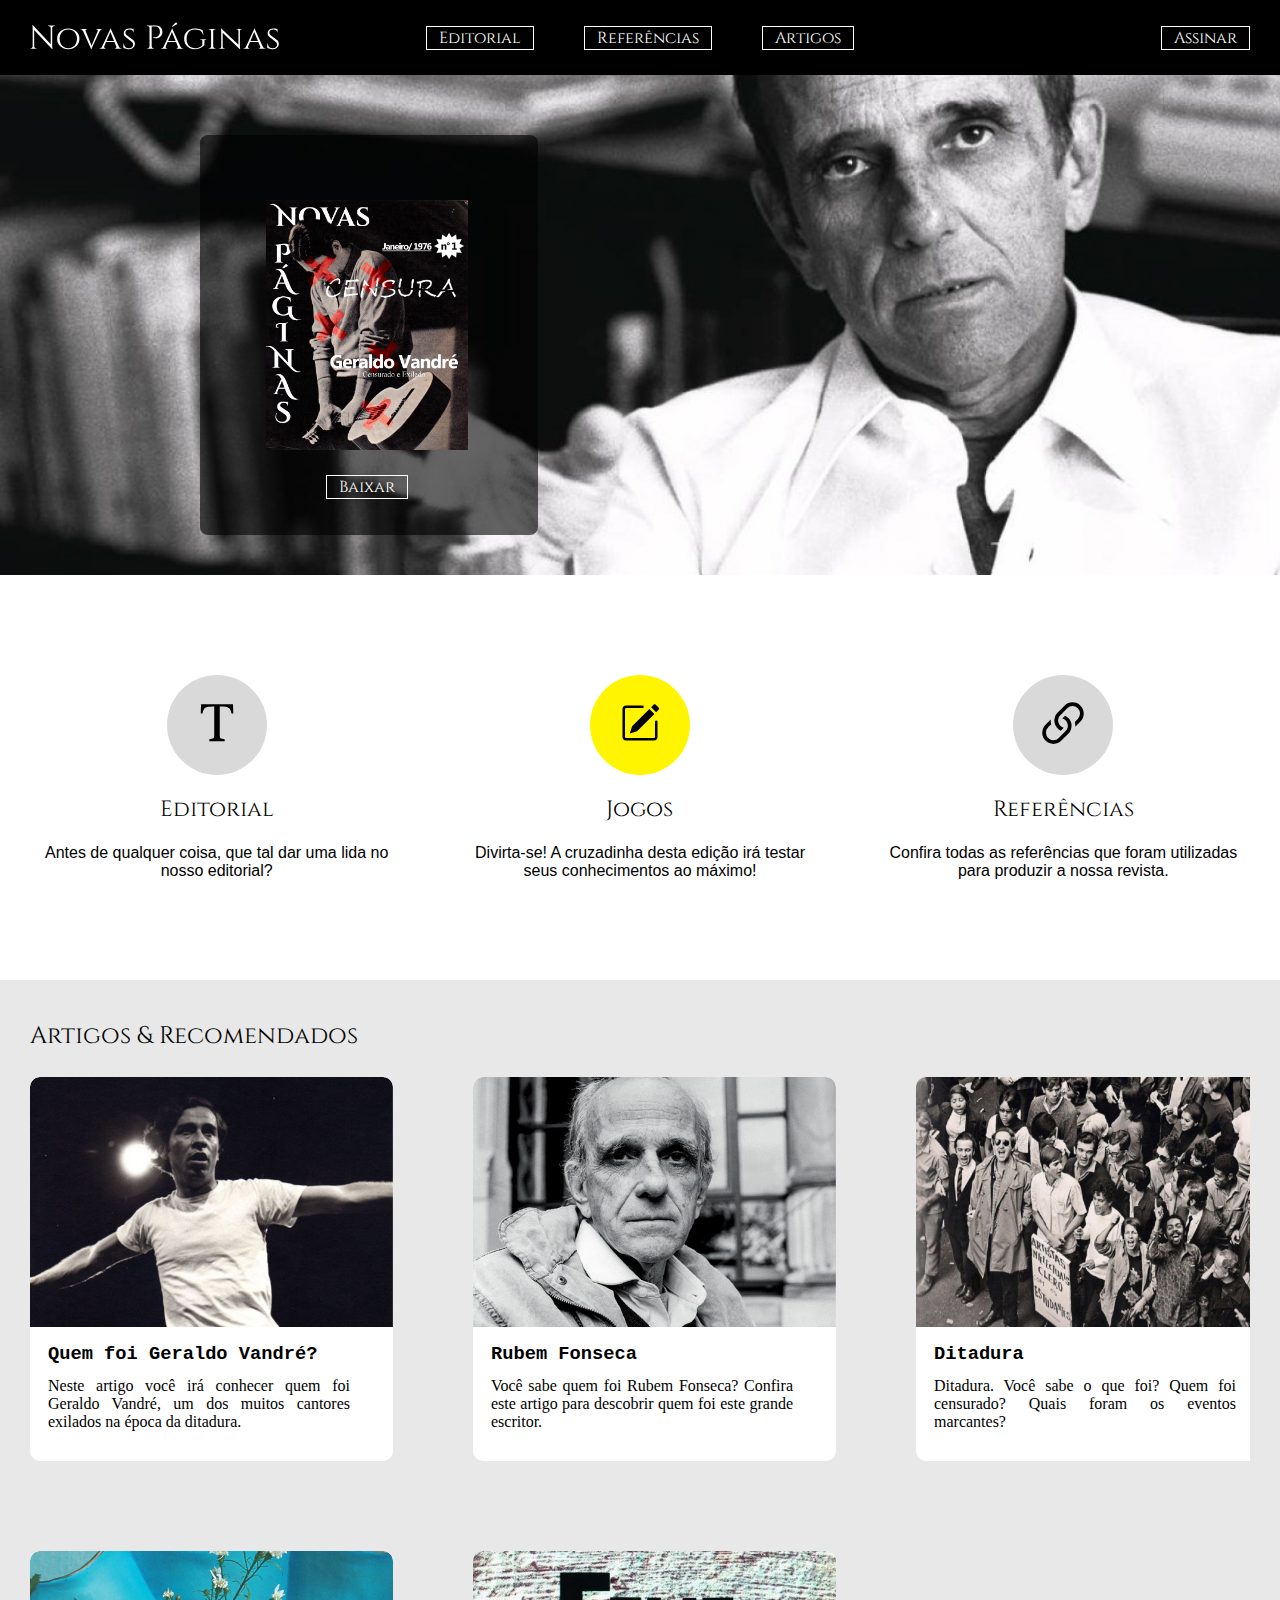
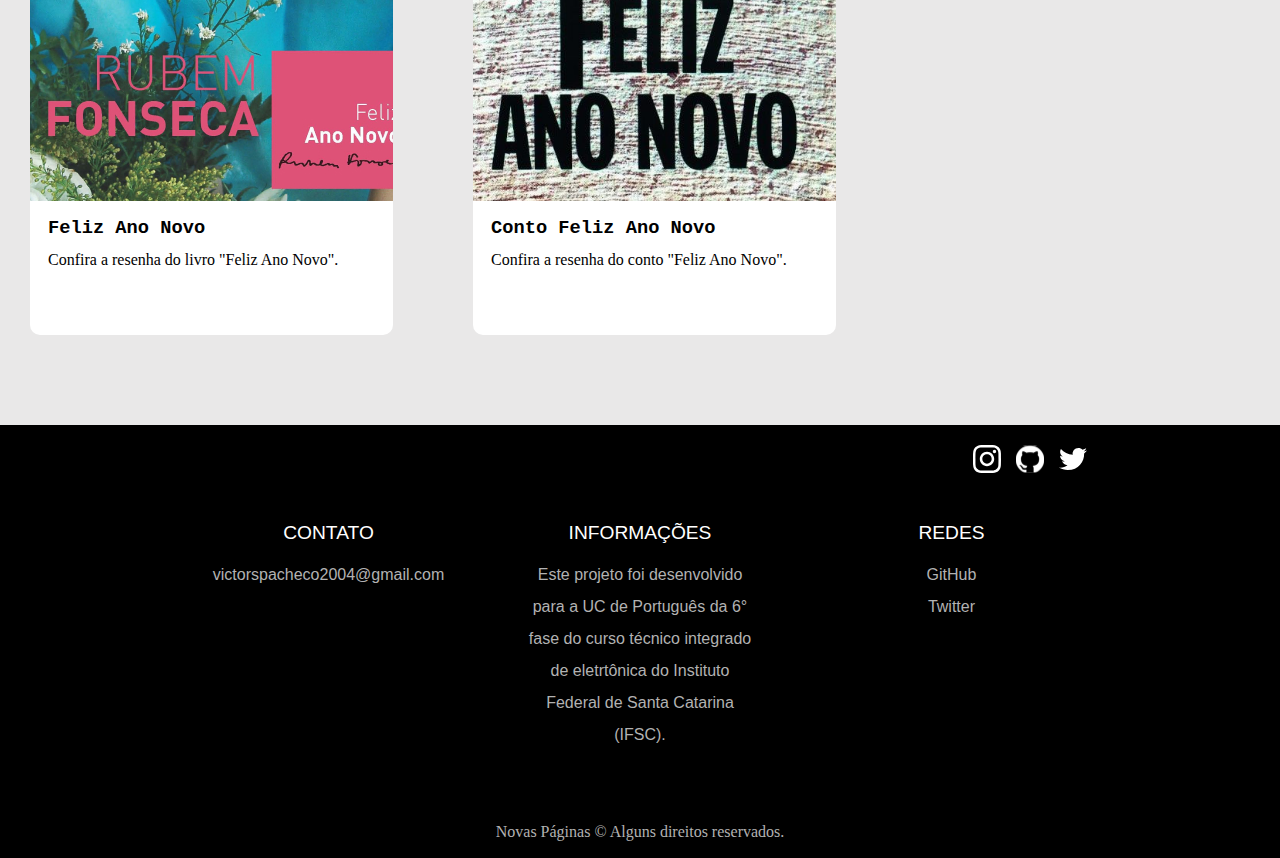
<file: index.html>
<!DOCTYPE html>
<html lang="pt-br">

<head>
    <meta charset="UTF-8">
    <meta http-equiv="X-UA-Compatible" content="IE=edge">
    <meta name="viewport" content="width=device-width, initial-scale=1.0">
    <title>Revista Eletrônica</title>
    <link rel="stylesheet" href="css/style.css">
    <link rel="preconnect" href="https://fonts.googleapis.com">
    <link rel="preconnect" href="https://fonts.gstatic.com" crossorigin>
    <link
        href="https://fonts.googleapis.com/css2?family=Cinzel+Decorative:wght@700&family=Cinzel:wght@400;500&display=swap"
        rel="stylesheet">
        <link rel="preconnect" href="https://fonts.googleapis.com">
<link rel="preconnect" href="https://fonts.gstatic.com" crossorigin>
<link href="https://fonts.googleapis.com/css2?family=Bodoni+Moda&display=swap" rel="stylesheet">
</head>

<body id="home">
    <header class="header-bg">
        <div class="header-logo">
            <a href="./"><img src="img/header/Novas Páginas.svg" width="249" height="45" alt="Novas Páginas"></a>
        </div>
        <div class="container-links">
            <ul class="header-links">
                <li><a href="editorial.html">Editorial</a></li>
                <li><a href="editorial.html#referencias">Referências</a></li>
                <li><a href="#artigos">Artigos</a></li>
            </ul>
        </div>
        <div class="header-links assinatura-link">
            <a href="#">Assinar</a>
        </div>
    </header>
    <main>
        <section class="revista-section">
            <div class="revista-bg">
                <div class="mini-revista">
                    <div class="mini-capa"><img src="img/Capa/Capa.jpg" alt="mini-capa" width="338" height="420"></div>
                    <div class="header-links"><a href="#">Baixar</a></div>
                </div>
            </div>
        </section>
        <section class="guia-bg">
            <div class="guia container">
                <div class="guia-item">
                    <div class="guia-icon-bg">
                        <a href="editorial.html" hreflang="pt-br" rel="author" target="_self"><img src="img/icons/guia/fonts.svg" alt="ícone de texto" width="60" height="60"></a>
                    </div>
                        <h2>Editorial</h2>
                        <p>Antes de qualquer coisa, que tal dar uma lida no nosso editorial?</p>
                    </div>

                <div class="guia-item">
                    <div class="guia-icon-bg"> 
                        <a href="jogos.html" hreflang="pt-br" target="_self" rel="author"><img src="img/icons/guia/pencil-square.svg" alt="ícone de pincel" width="40" height="40"></a>
                    </div>
                    <h2>Jogos</h2>
                    <p>Divirta-se! A cruzadinha desta edição irá testar seus conhecimentos ao máximo!</p>
                </div>

                <div class="guia-item">
                     <a href="editorial.html#referencias" hreflang="pt-br" target="_self" rel="author"><div class="guia-icon-bg">
                       <img src="img/icons/guia/link-45deg.svg" alt="ícone de link" width="60" height="60">
                    </div>
                </a>
                    <h2>Referências</h2>
                    <p>Confira todas as referências que foram utilizadas para produzir a nossa revista.</p>
                </div>
            </div>
        </section>
        <section id="artigos" class="artigos-bg">
            <div class="container">
                <h2 class="cinzel-300">Artigos & Recomendados</h2>
                
                
                <!-- COLOCAR OS LINKS CERTOS PARA CADA ARTIGO -->
                
                
                <div class="sessao-de-artigos">
                    <div class="artigos-divisoria">
                        <article class="artigo">
                            <div>
                                <a href="artigos/artigos.html" hreflang="pt-br" rel="author" target="_self">    <img src="img/artigos/image-11.jpg" alt="Capa do artigo"></a>
                            </div>
                            <h3>Quem foi Geraldo Vandré?</h3>
                            <p>Neste artigo você irá conhecer quem foi Geraldo Vandré, um dos muitos cantores exilados na época da ditadura.</p>
                        </article>
                        <article class="artigo">
                            <div>
                                <a href="artigos/artigos-2.html" hreflang="pt-br" rel="author" target="_self"><img src="img/artigos/image9.jpg" alt="Capa do artigo"></a>
                            </div>
                            <h3>Rubem Fonseca</h3>
                            <p>Você sabe quem foi Rubem Fonseca? Confira este artigo para descobrir quem foi este grande escritor.</p>
                        </article>
                        <article class="artigo">
                            <div>
                                <a href="artigos/artigos-3.html" hreflang="pt-br" rel="author" target="_self">    <img src="img/artigos/terceiro-artigo/passeata-com-artistas-1174x720.jpg" alt="Capa do artigo" width="363" height="250"></a>
                            </div>
                            <h3>Ditadura</h3>
                            <p>Ditadura. Você sabe o que foi? Quem foi censurado? Quais foram os eventos marcantes?</p>
                        </article>
                    </div>

                    <div class="artigos-divisoria">
                        <article class="artigo">
                            <div>
                                <a href="artigos/artigos-4.html" hreflang="pt-br" rel="author" target="_self"><img src="img/artigos/71zFoUtbTOL1.jpg" alt="Capa do artigo"></a>
                            </div>
                            <h3>Feliz Ano Novo</h3>
                            <p>Confira a resenha do livro "Feliz Ano Novo".</p>
                        </article>
                        <article class="artigo">
                            <div>
                                <a href="artigos/artigos-6.html" hreflang="pt-br" rel="author" target="_self"><img id="socorro" src="img/artigos/quarto-artigo/A1hGA6-WsGL-e1556646400791.jpg" width="363" height="250" alt="Capa do artigo"></a>
                            </div>
                            <h3>Conto Feliz Ano Novo</h3>
                            <p>Confira a resenha do conto "Feliz Ano Novo".</p>
                        </article>
                    </div>
                </div>
            </div>
        </section>
    </main>
    <footer class="footer-bg">
        <div class="container ">
            <div class="footer-redes">
                <a href="https://www.instagram.com/victtorpachheco/"><img src="img/icons/footer/instagram.svg"
                        alt="instagram icon" width="28" height="28" rel="external" hreflang="pt-br" target="_blank"></a>

                <a href="https://github.com/VOOTRIC" target="_blank" hreflang="pt-br" rel="external"><img
                        src="img/icons/footer/github.svg" width="28" height="28" alt="github icon"></a>

                <a href="https://twitter.com/vootric" target="_blank" hreflang="pt-br" rel="external"><img src="img/icons/footer/twitter.svg"
                        alt="twitter icon" width="28" height="28"></a>
            </div>
            <div class=" footer-info">
                <div class="footer-infoItem especial">
                    <span>contato</span>
                    <a href="mailto:victorspacheco2004@gmail.com">victorspacheco2004@gmail.com</a>
                    <a class="footer-email" href="mailto:victorspacheco2004@gmail.com">E-mail</a>
                </div>
                <div class="footer-infoItem">
                    <span>informações</span>
                    <p>Este projeto foi desenvolvido para a UC de Português da 6° fase do curso técnico integrado de eletrtônica do Instituto Federal de Santa Catarina (IFSC).</p>
                </div>
                <div class="footer-infoItem">
                    <span>redes</span>
                    <a href="https://github.com/VOOTRIC" rel="external" target="_blank">GitHub</a>
                    <a href="https://twitter.com/vootric" rel="external" target="_blank">Twitter</a>
                </div>
            </div>
            <span>Novas Páginas © Alguns direitos reservados.</span>
        </div>
    </footer>

</body>

</html>
</file>
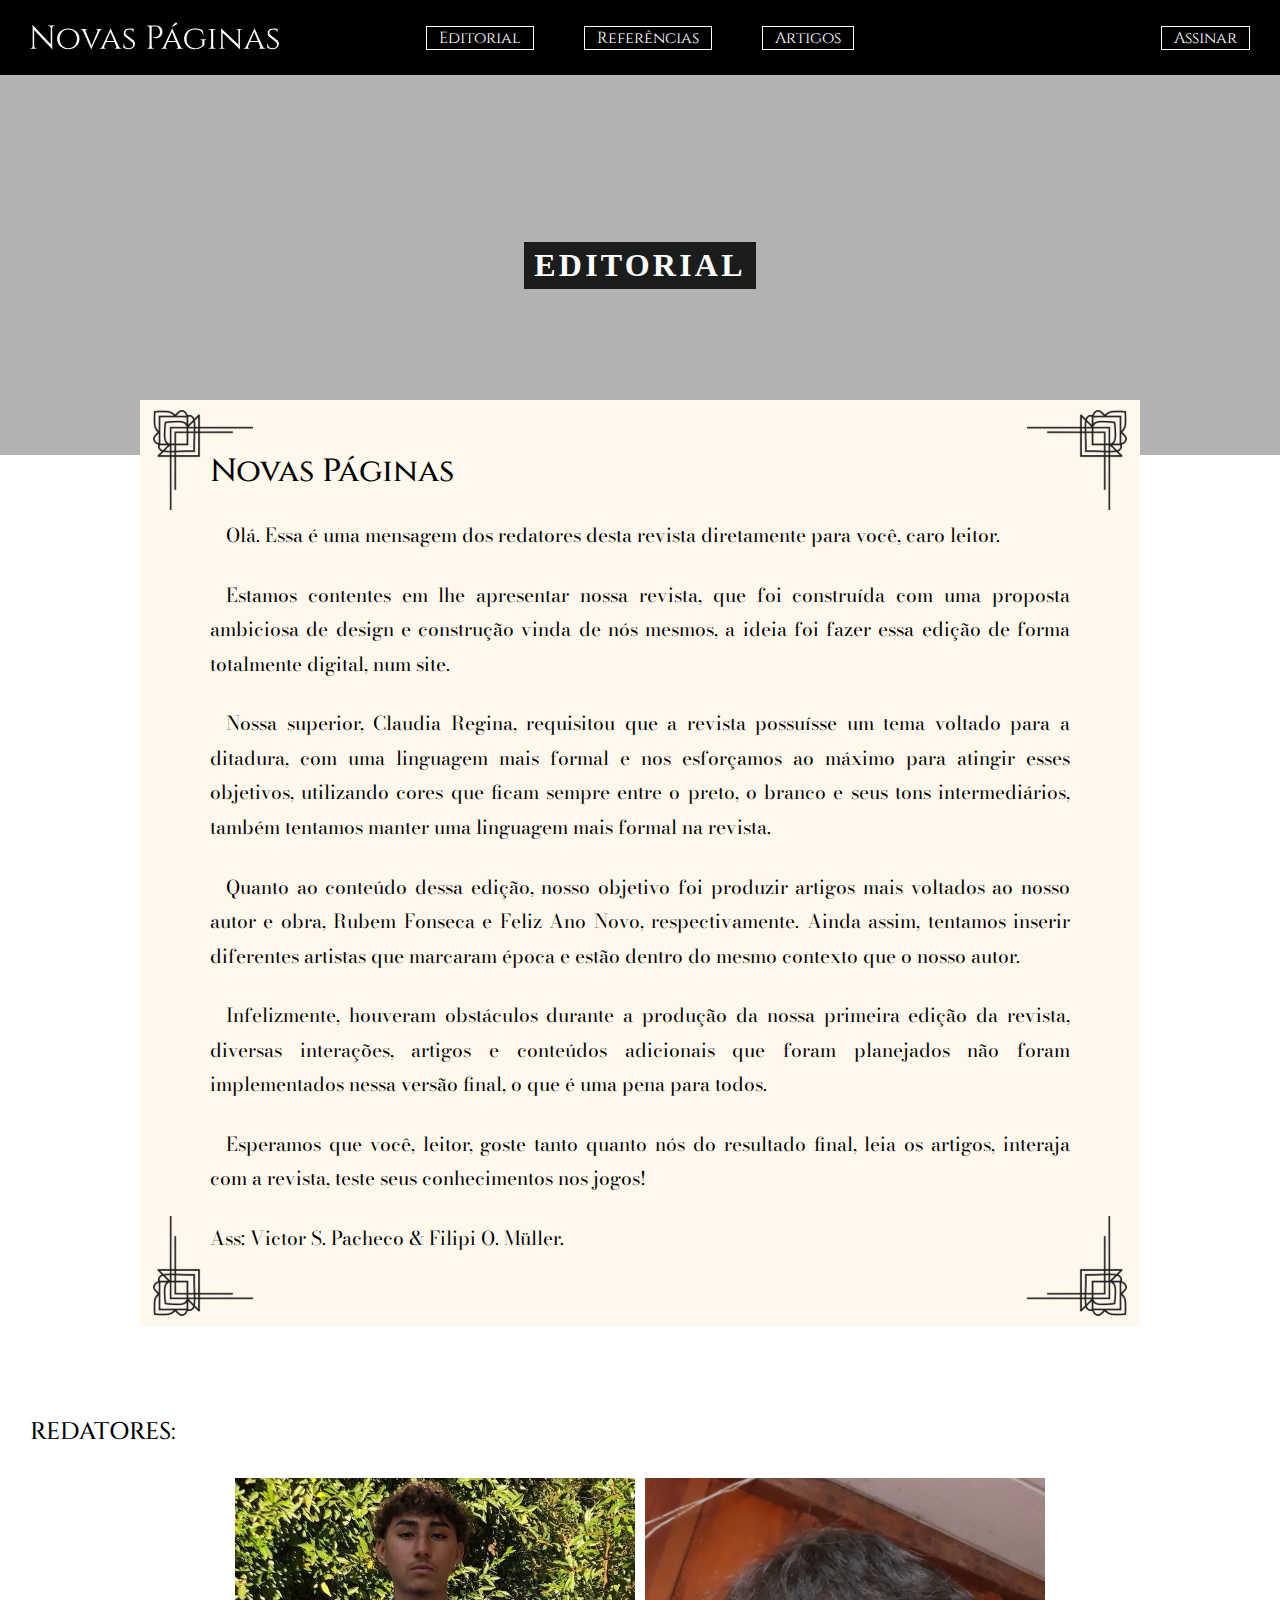
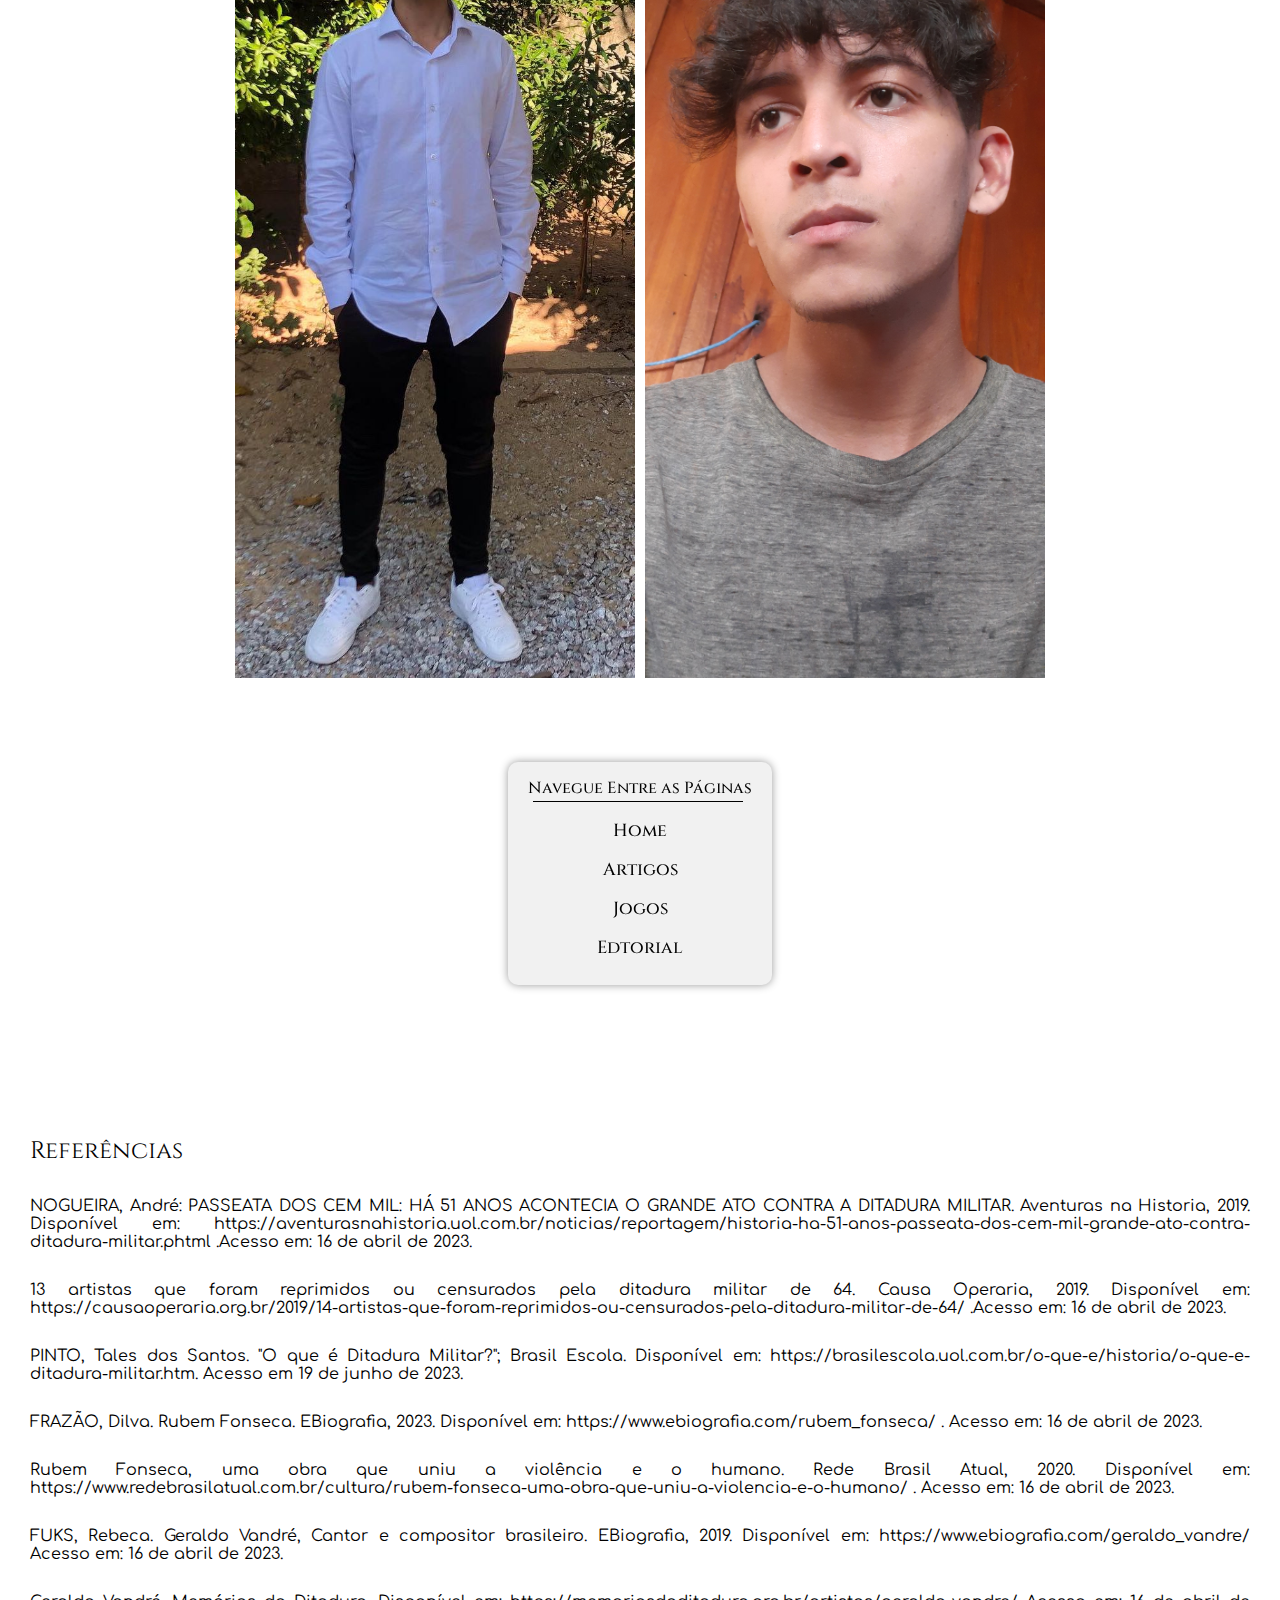
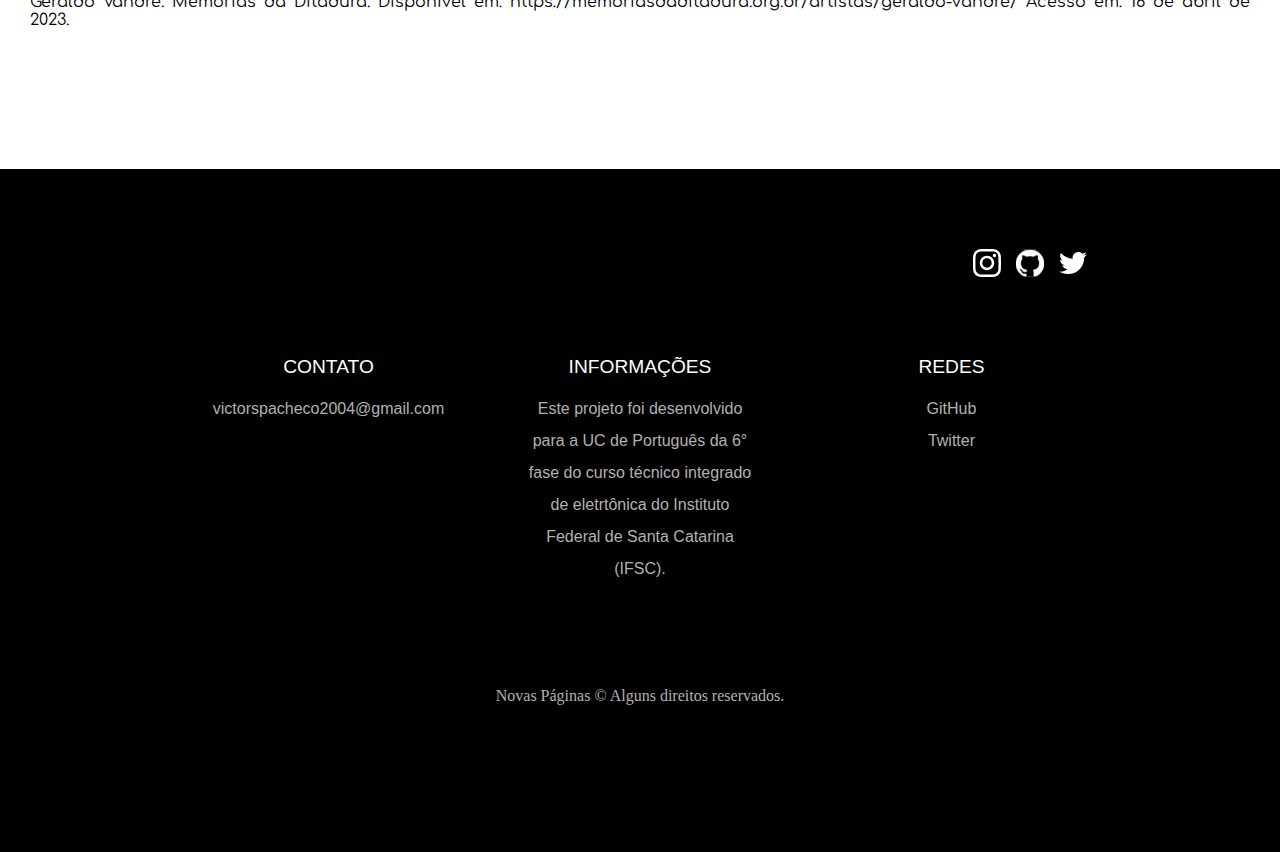
<file: editorial.html>
<!DOCTYPE html>
<html lang="pt-br">

<head>
    <meta charset="UTF-8">
    <meta http-equiv="X-UA-Compatible" content="IE=edge">
    <meta name="viewport" content="width=device-width, initial-scale=1.0">
    <title>Revista Eletrônica</title>
    <link rel="stylesheet" href="css/style.css">
    <link rel="preconnect" href="https://fonts.googleapis.com">
    <link rel="preconnect" href="https://fonts.gstatic.com" crossorigin>
    <link
        href="https://fonts.googleapis.com/css2?family=Cinzel+Decorative:wght@700&family=Cinzel:wght@400;500&display=swap"
        rel="stylesheet">
    <link rel="preconnect" href="https://fonts.googleapis.com">
    <link rel="preconnect" href="https://fonts.gstatic.com" crossorigin>
    <link href="https://fonts.googleapis.com/css2?family=Bodoni+Moda&display=swap" rel="stylesheet">
    <link rel="preconnect" href="https://fonts.googleapis.com">
<link rel="preconnect" href="https://fonts.gstatic.com" crossorigin>
<link href="https://fonts.googleapis.com/css2?family=Comfortaa:wght@300;400&display=swap" rel="stylesheet">
</head>

<body id="editorial">
    <header class="header-bg">
        <div class="header-logo">
            <a href="index.html"><img src="img/header/Novas Páginas.svg" width="249" height="45" alt="Novas Páginas"></a>   
        </div>
        <div class="container-links">
            <ul class="header-links">
                <li><a href="editorial.html">Editorial</a></li>
                <li><a href="editorial.html#referencias">Referências</a></li>
                <li><a href="index.html#artigos">Artigos</a></li>
            </ul>
        </div>
        <div class="header-links assinatura-link">
            <a href="#">Assinar</a>
        </div>
    </header>
    <div class="editorial-intro-bg">
        <div class="editorial-intro-text">
            <h1>EDITORIAL</h1>
        </div>
    </div>
    <main class="editorial-bg">
        <div class="txt-editorial">
            <h2 class="cinzel-500">Novas Páginas</h2>
            <p class="identado">
                    Olá. Essa é uma mensagem dos redatores desta revista diretamente para você, caro leitor.
            </p>
            
            <p class="identado">
                    Estamos contentes em lhe apresentar nossa revista, que foi construída com uma proposta ambiciosa 
                    de design e construção vinda de nós mesmos, a ideia foi  fazer essa edição de forma totalmente digital, num site. 
            </p> 
            <p class="identado">
                    Nossa superior, Claudia Regina, requisitou que a revista possuísse um tema voltado para a ditadura, 
                    com uma linguagem mais formal e nos esforçamos ao máximo para atingir esses objetivos, utilizando cores
                    que ficam sempre entre o preto, o branco e seus tons intermediários, também tentamos manter uma linguagem mais formal
                    na revista. 
            </p>
            <p class="identado">
            Quanto ao conteúdo dessa edição, nosso objetivo foi produzir artigos mais voltados ao nosso autor e 
                    obra, Rubem Fonseca e Feliz Ano Novo, respectivamente. Ainda assim, tentamos inserir diferentes artistas que marcaram época
                    e estão dentro do mesmo contexto que o nosso autor.
            </p>
            <p class="identado">
                Infelizmente, houveram obstáculos durante a produção
                    da nossa primeira edição da revista, diversas interações, artigos e conteúdos adicionais que foram planejados não foram implementados nessa
                    versão final, o que é uma pena para todos.
            </p>
            <p class="identado">
                    Esperamos que você, leitor, goste tanto quanto nós do resultado final,
                    leia os artigos, interaja com a revista, teste seus conhecimentos nos jogos!
            </p>
            <p> Ass: Victor S. Pacheco & Filipi O. Müller.</p>
            
        </div>
        <h2 class="cinzel-500">REDATORES:</h2>
        <div class="imagens-container">
            <div><img src="img/redatores/IMG-20230620-WA0085.jpg" alt="Filipi" width="628" height="1302"></div>
            <div><img src="img/redatores/20230604_160840.jpg" alt="Victor" width="628" height="1302"></div>
        </div>
                <!-- COPIAR E COLAR EM CADA UMA DAS PÁGINAS  -->
        
    <div class="navegador-bg">
            <div class="navegador">
                <h4 class="cinzel-500">Navegue Entre as Páginas</h4>
                <nav class="cinzel-500">
                    <ul class="navegador-lista">
                        <li><a href="/index.html">Home</a></li>
                        <li><a href="/index.html#artigos">Artigos</a></li>
                        <li><a href="/jogos.html">Jogos</a></li>
                        <li><a href="/editorial.html">Edtorial</a></li>
                    </ul>
                </nav>
            </div>
    </div>



        <div id="referencias" class="container">
            <h2 class="cinzel-400">Referências</h2>
            <ul class="ref-lista">

                    <li>
                        <a href="https://aventurasnahistoria.uol.com.br/noticias/reportagem/historia-ha-51-anos-passeata-dos-cem-mil-grande-ato-contra-ditadura-militar.phtml" rel="external" target="_blank" hreflang="pt-br">
                            NOGUEIRA, André: PASSEATA DOS CEM MIL: HÁ 51 ANOS ACONTECIA O GRANDE ATO CONTRA A DITADURA MILITAR. Aventuras na Historia, 2019. 
                        Disponível em: https://aventurasnahistoria.uol.com.br/noticias/reportagem/historia-ha-51-anos-passeata-dos-cem-mil-grande-ato-contra-ditadura-militar.phtml  .Acesso em: 16 de abril de 2023.</a>
                    </li>
                    <li>
                        <a href="https://causaoperaria.org.br/2019/14-artistas-que-foram-reprimidos-ou-censurados-pela-ditadura-militar-de-64/" 
                        rel="external" target="_blank" hreflang="pt-br">13 artistas que foram reprimidos ou censurados pela ditadura militar de 64. 
                        Causa Operaria, 2019. Disponível em: https://causaoperaria.org.br/2019/14-artistas-que-foram-reprimidos-ou-censurados-pela-ditadura-militar-de-64/ .Acesso em: 16 de abril de 2023.</a>
                    </li>
                    <li>
                    <a href="https://brasilescola.uol.com.br/o-que-e/historia/o-que-e-ditadura-militar.htm#:~:text=Ditadura%20Militar%20foi%20o%20regime,durou%20de%201964%20a%201985" 
                    rel="external" target="_blank" hreflang="pt-br">PINTO, Tales dos Santos. "O que é Ditadura Militar?"; Brasil Escola. Disponível em: https://brasilescola.uol.com.br/o-que-e/historia/o-que-e-ditadura-militar.htm. Acesso em 19 de junho de 2023. </a>
                </li>
                <li>
                    <a href="https://www.ebiografia.com/rubem_fonseca/" rel="external" target="_blank" hreflang="pt-br">FRAZÃO, Dilva. Rubem Fonseca. 
                    EBiografia, 2023. Disponível em: https://www.ebiografia.com/rubem_fonseca/ . Acesso em: 16 de abril de 2023.</a>
                </li>
                <li>
                    <a href="https://www.redebrasilatual.com.br/cultura/rubem-fonseca-uma-obra-que-uniu-a-violencia-e-o-humano/"  rel="external" target="_blank" hreflang="pt-br">
                        Rubem Fonseca, uma obra que uniu a violência e o humano. Rede Brasil Atual, 2020. 
                    Disponível em: https://www.redebrasilatual.com.br/cultura/rubem-fonseca-uma-obra-que-uniu-a-violencia-e-o-humano/ . Acesso em: 16 de abril de 2023.</a>
                     
                </li>
                <li>
                    <a href="https://www.ebiografia.com/geraldo_vandre/" rel="external" target="_blank" hreflang="pt-br">FUKS, Rebeca. Geraldo Vandré,
                        Cantor e compositor brasileiro. 
                    EBiografia, 2019. Disponível em: https://www.ebiografia.com/geraldo_vandre/
                     Acesso em: 16 de abril de 2023.</a>
                </li>
                <li>
                    <a href="https://memoriasdaditadura.org.br/artistas/geraldo-vandre/"  rel="external" target="_blank" hreflang="pt-br">Geraldo Vandré. Memórias da Ditadura. 
                    Disponível em: https://memoriasdaditadura.org.br/artistas/geraldo-vandre/ Acesso em: 16 de abril de 2023.</a>
                </li>

            </ul>
        </div>
    </main>
    
    <footer class="footer-bg">
        <div class="container ">
            <div class="footer-redes">
                <a href="https://www.instagram.com/victtorpachheco/"><img src="img/icons/footer/instagram.svg"
                        alt="instagram icon" width="28" height="28" ref="" hreflang="" target="" rel=""></a>

                <a href="https://github.com/VOOTRIC" target="_blank" rel="external"><img
                        src="img/icons/footer/github.svg" width="28" height="28" alt="github icon"></a>

                <a href="https://twitter.com/vootric" target="_blank" rel="external"><img src="img/icons/footer/twitter.svg"
                        alt="twitter icon" width="28" height="28"></a>
            </div>
            <div class=" footer-info">
                <div class="footer-infoItem especial">
                    <span>contato</span>
                    <a href="mailto:victorspacheco2004@gmail.com">victorspacheco2004@gmail.com</a>
                    <a class="footer-email" href="mailto:victorspacheco2004@gmail.com">E-mail</a>
                </div>
                <div class="footer-infoItem">
                    <span>informações</span>
                    <p>Este projeto foi desenvolvido para a UC de Português da 6° fase do curso técnico integrado de eletrtônica do Instituto Federal de Santa Catarina (IFSC).</p>
                </div>
                <div class="footer-infoItem">
                    <span>redes</span>
                    <a href="https://github.com/VOOTRIC" rel="external" target="_blank">GitHub</a>
                    <a href="https://twitter.com/vootric" rel="external" target="_blank">Twitter</a>
                </div>
            </div>
            <span>Novas Páginas © Alguns direitos reservados.</span>
        </div>
    </footer>

</body>

</html>
</file>
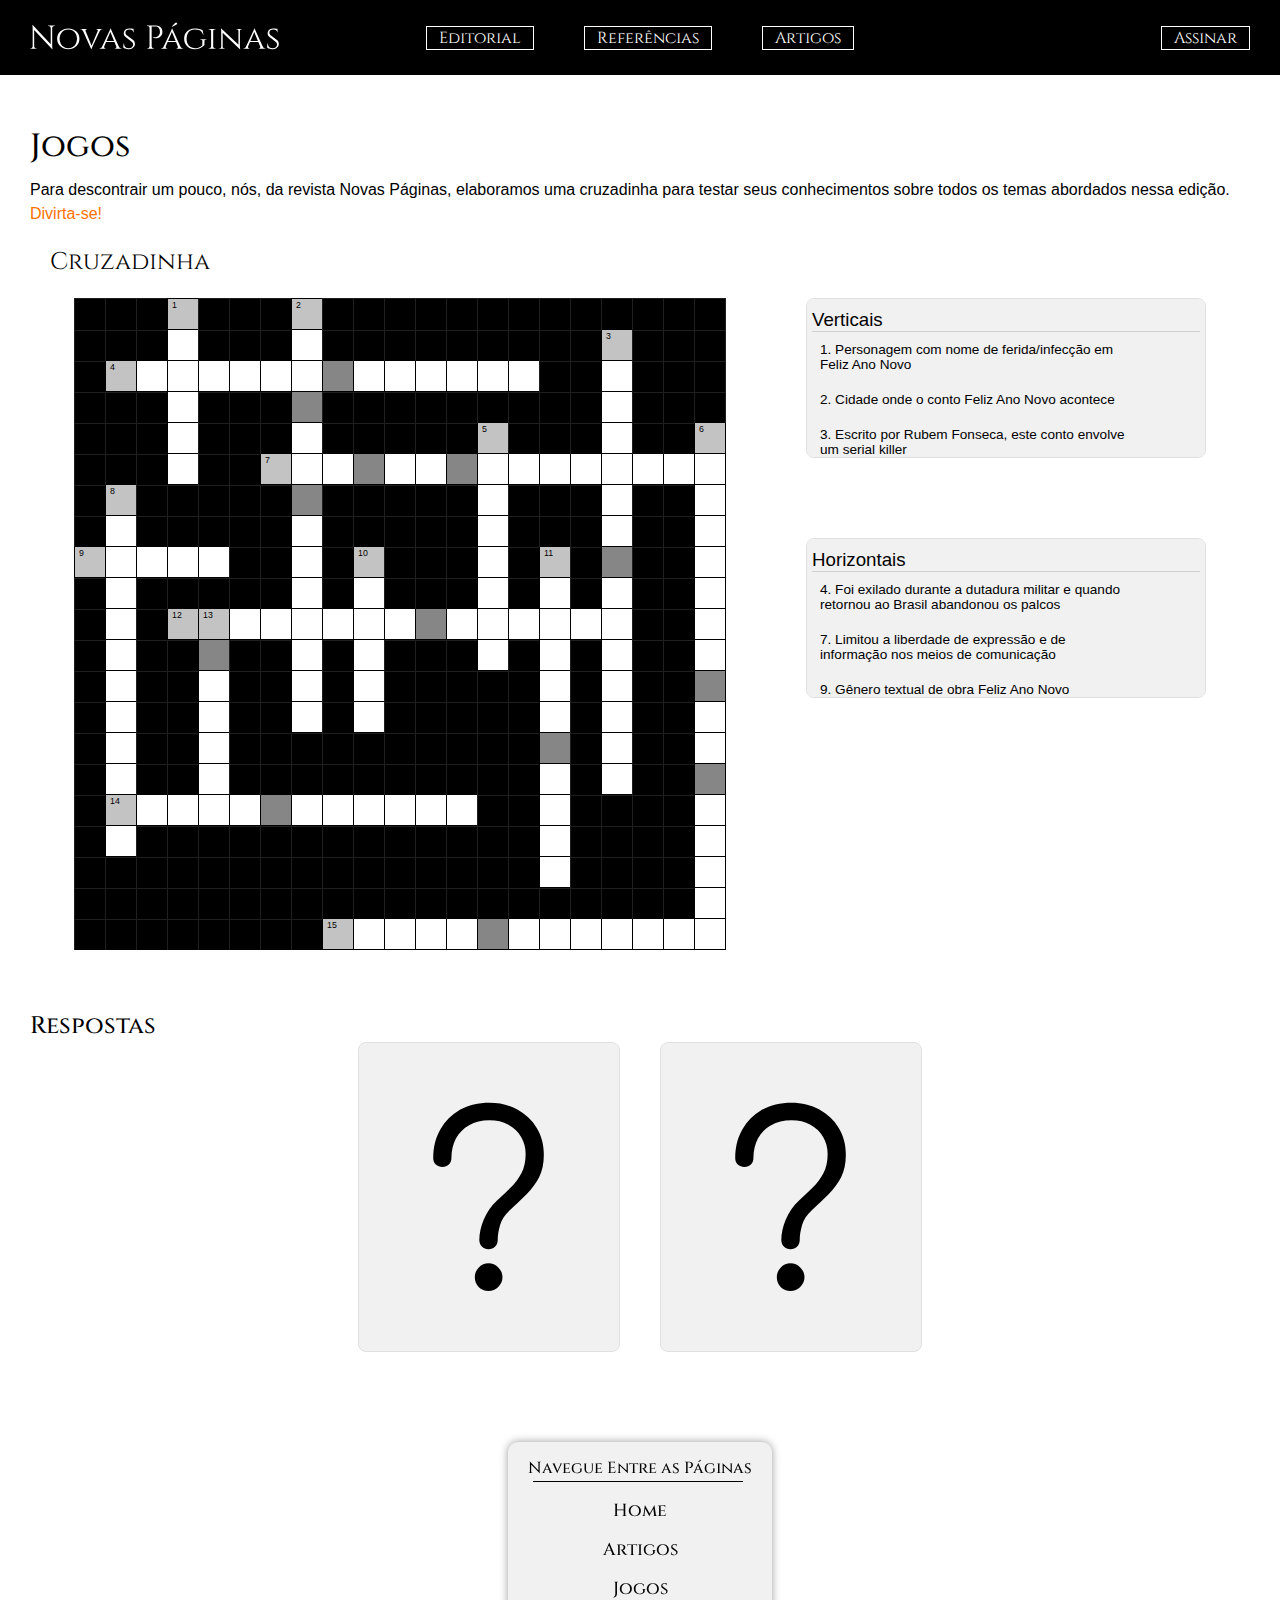
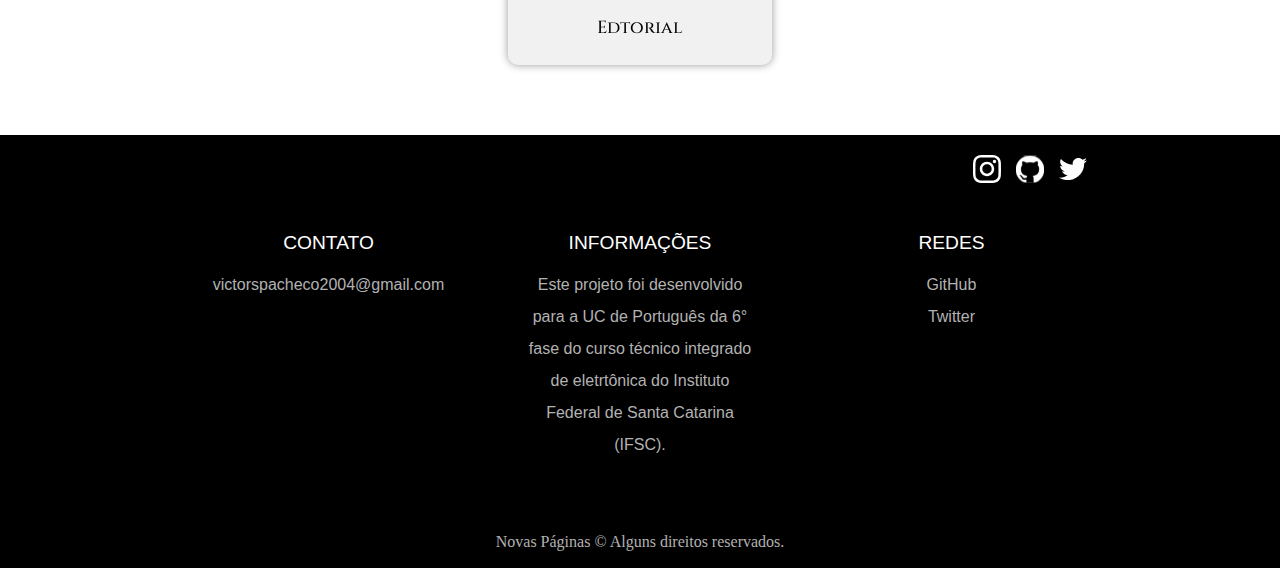
<file: jogos.html>
<!DOCTYPE html>
<html lang="pt-br">

<head>
    <meta charset="UTF-8">
    <meta http-equiv="X-UA-Compatible" content="IE=edge">
    <meta name="viewport" content="width=device-width, initial-scale=1.0">
    <title>Revista Eletrônica</title>
    <link rel="stylesheet" href="css/style.css">
    <link rel="preconnect" href="https://fonts.googleapis.com">
    <link rel="preconnect" href="https://fonts.gstatic.com" crossorigin>
    <link
        href="https://fonts.googleapis.com/css2?family=Cinzel+Decorative:wght@700&family=Cinzel:wght@400;500&display=swap"
        rel="stylesheet">
    <link rel="preconnect" href="https://fonts.googleapis.com">
    <link rel="preconnect" href="https://fonts.gstatic.com" crossorigin>
    <link href="https://fonts.googleapis.com/css2?family=Bodoni+Moda&display=swap" rel="stylesheet">
</head>

<body id="jogos">
    <header class="header-bg">
        <div class="header-logo">
            <a href="index.html"><img src="img/header/Novas Páginas.svg" width="249" height="45"
                    alt="Novas Páginas"></a>
        </div>
        <div class="container-links">
            <ul class="header-links">
                <li><a href="editorial.html">Editorial</a></li>
                <li><a href="editorial.html#referencias">Referências</a></li>
                <li><a href="index.html#artigos">Artigos</a></li>
            </ul>
        </div>
        <div class="header-links assinatura-link">
            <a href="#">Assinar</a>
        </div>
    </header>

    <main class="container">

        <div class="jogos-intro">
            <h1 class="cinzel-500">Jogos</h1>
            <p>Para descontrair um pouco, nós, da revista Novas Páginas, elaboramos uma cruzadinha para testar seus conhecimentos sobre todos os temas abordados
                nessa edição. <span class="cor-diferente">Divirta-se!</span></p>
        </div>

        <div>
            <!-- CRUZADINHA -->
            <div class="cruzadinha-container">
                <h2 class="cinzel-300">Cruzadinha</h2>
                <div class="jogo-container">
                    <table>
                        <tbody>
                            <tr>
                                <td class="black">&nbsp</td>
                                <td class="black">&nbsp</td>
                                <td class="black">&nbsp</td>
                                <td>
                                    <span class="numero">1</span>
                                    <input id=" " type="text" maxlength="1" class="palavra-cmc">
                                </td>
                                <td class="black">&nbsp</td>
                                <td class="black">&nbsp</td>
                                <td class="black">&nbsp</td>
                                <td>
                                    <span class="numero">2</span>
                                    <input id=" " type="text" maxlength="1" class="palavra-cmc">
                                </td>
                                <td class="black">&nbsp</td>
                                <td class="black">&nbsp</td>
                                <td class="black">&nbsp</td>
                                <td class="black">&nbsp</td>
                                <td class="black">&nbsp</td>
                                <td class="black">&nbsp</td>
                                <td class="black">&nbsp</td>
                                <td class="black">&nbsp</td>
                                <td class="black">&nbsp</td>
                                <td class="black">&nbsp</td>
                                <td class="black">&nbsp</td>
                                <td class="black">&nbsp</td>
                                <td class="black">&nbsp</td>
                            </tr>
                            <tr>
                                <td class="black">&nbsp</td>
                                <td class="black">&nbsp</td>
                                <td class="black">&nbsp</td>
                                <td>
                                    <input id=" " type="text" maxlength="1">
                                </td>
                                <td class="black">&nbsp</td>
                                <td class="black">&nbsp</td>
                                <td class="black">&nbsp</td>
                                <td>
                                    <input id=" " type="text" maxlength="1">
                                </td>
                                <td class="black">&nbsp</td>
                                <td class="black">&nbsp</td>
                                <td class="black">&nbsp</td>
                                <td class="black">&nbsp</td>
                                <td class="black">&nbsp</td>
                                <td class="black">&nbsp</td>
                                <td class="black">&nbsp</td>
                                <td class="black">&nbsp</td>
                                <td class="black">&nbsp</td>
                                <td>
                                    <span class="numero">3</span>
                                    <input id=" " type="text" maxlength="1" class="palavra-cmc">
                                </td>
                                <td class="black">&nbsp</td>
                                <td class="black">&nbsp</td>
                                <td class="black">&nbsp</td>
                            </tr>
                            <tr>
                                <td class="black">&nbsp</td>
                                <td>
                                    <span class="numero">4</span>
                                    <input id=" " type="text" maxlength="1" class="palavra-cmc">
                                </td>
                                <td>
                                    <input id=" " type="text" maxlength="1">
                                </td>
                                <td>
                                    <input id=" " type="text" maxlength="1">
                                </td>
                                <td>
                                    <input id=" " type="text" maxlength="1">
                                </td>
                                <td>
                                    <input id=" " type="text" maxlength="1">
                                </td>
                                <td>
                                    <input id=" " type="text" maxlength="1">
                                </td>
                                <td>
                                    <input id=" " type="text" maxlength="1">
                                </td>
                                <td class="palavra-break">&nbsp</td>
                                <td>
                                    <input id=" " type="text" maxlength="1">
                                </td>
                                <td>
                                    <input id=" " type="text" maxlength="1">
                                </td>
                                <td>
                                    <input id=" " type="text" maxlength="1">
                                </td>
                                <td>
                                    <input id=" " type="text" maxlength="1">
                                </td>
                                <td>
                                    <input id=" " type="text" maxlength="1">
                                </td>
                                <td>
                                    <input id=" " type="text" maxlength="1">
                                </td>
                                <td class="black">&nbsp</td>
                                <td class="black">&nbsp</td>
                                <td>
                                    <input id=" " type="text" maxlength="1">
                                </td>
                                <td class="black">&nbsp</td>
                                <td class="black">&nbsp</td>
                                <td class="black">&nbsp</td>
                            </tr>
                            <tr>
                                <td class="black">&nbsp</td>
                                <td class="black">&nbsp</td>
                                <td class="black">&nbsp</td>
                                <td>
                                    <input id=" " type="text" maxlength="1">
                                </td>
                                <td class="black">&nbsp</td>
                                <td class="black">&nbsp</td>
                                <td class="black">&nbsp</td>
                                <td class="palavra-break">&nbsp</td>
                                <td class="black">&nbsp</td>
                                <td class="black">&nbsp</td>
                                <td class="black">&nbsp</td>
                                <td class="black">&nbsp</td>
                                <td class="black">&nbsp</td>
                                <td class="black">&nbsp</td>
                                <td class="black">&nbsp</td>
                                <td class="black">&nbsp</td>
                                <td class="black">&nbsp</td>
                                <td>
                                    <input id=" " type="text" maxlength="1">
                                </td>
                                <td class="black">&nbsp</td>
                                <td class="black">&nbsp</td>
                                <td class="black">&nbsp</td>
                            </tr>
                            <tr>
                                <td class="black">&nbsp</td>
                                <td class="black">&nbsp</td>
                                <td class="black">&nbsp</td>
                                <td>
                                    <input id=" " type="text" maxlength="1">
                                </td>
                                <td class="black">&nbsp</td>
                                <td class="black">&nbsp</td>
                                <td class="black">&nbsp</td>
                                <td>
                                    <input id=" " type="text" maxlength="1">
                                </td>
                                <td class="black">&nbsp</td>
                                <td class="black">&nbsp</td>
                                <td class="black">&nbsp</td>
                                <td class="black">&nbsp</td>
                                <td class="black">&nbsp</td>
                                <td>
                                    <span class="numero">5</span>
                                    <input id=" " type="text" maxlength="1" class="palavra-cmc">
                                </td>
                                <td class="black">&nbsp</td>
                                <td class="black">&nbsp</td>
                                <td class="black">&nbsp</td>
                                <td>
                                    <input id=" " type="text" maxlength="1">
                                </td>
                                <td class="black">&nbsp</td>
                                <td class="black">&nbsp</td>
                                <td>
                                    <span class="numero">6</span>
                                    <input id=" " type="text" maxlength="1" class="palavra-cmc">
                                </td>
                            </tr>
                            <tr>
                                <td class="black">&nbsp</td>
                                <td class="black">&nbsp</td>
                                <td class="black">&nbsp</td>
                                <td>
                                    <input id=" " type="text" maxlength="1">
                                </td>
                                <td class="black">&nbsp</td>
                                <td class="black">&nbsp</td>
                                <td>
                                    <span class="numero">7</span>
                                    <input id=" " type="text" maxlength="1" class="palavra-cmc">
                                </td>
                                <td>
                                    <input id=" " type="text" maxlength="1">
                                </td>
                                <td>
                                    <input id=" " type="text" maxlength="1">
                                </td>
                                <td class="palavra-break">&nbsp</td>
                                <td>
                                    <input id=" " type="text" maxlength="1">
                                </td>
                                <td>
                                    <input id=" " type="text" maxlength="1">
                                </td>
                                <td class="palavra-break">&nbsp</td>
                                <td>
                                    <input id=" " type="text" maxlength="1">
                                </td>
                                <td>
                                    <input id=" " type="text" maxlength="1">
                                </td>
                                <td>
                                    <input id=" " type="text" maxlength="1">
                                </td>
                                <td>
                                    <input id=" " type="text" maxlength="1">
                                </td>
                                <td>
                                    <input id=" " type="text" maxlength="1">
                                </td>
                                <td>
                                    <input id=" " type="text" maxlength="1">
                                </td>
                                <td>
                                    <input id=" " type="text" maxlength="1">
                                </td>
                                <td>
                                    <input id=" " type="text" maxlength="1">
                                </td>
                            </tr>
                            <tr>
                                    <td class="black">&nbsp</td>
                                    <td>
                                        <span class="numero">8</span>
                                        <input id=" " type="text" maxlength="1" class="palavra-cmc">
                                    </td>
                                    <td class="black">&nbsp</td>
                                    <td class="black">&nbsp</td>
                                    
                                    <td class="black">&nbsp</td>
                                    <td class="black">&nbsp</td>
                                    <td class="black">&nbsp</td>
                                    <td class="palavra-break">&nbsp</td>
                                    <td class="black">&nbsp</td>
                                    <td class="black">&nbsp</td>
                                    <td class="black">&nbsp</td>
                                    <td class="black">&nbsp</td>
                                    <td class="black">&nbsp</td>
                                    <td>
                                        <input id=" " type="text" maxlength="1">
                                    </td>
                                    <td class="black">&nbsp</td>
                                    <td class="black">&nbsp</td>
                                    <td class="black">&nbsp</td>
                                    <td>
                                        <input id=" " type="text" maxlength="1">
                                    </td>
                                    <td class="black">&nbsp</td>
                                    <td class="black">&nbsp</td>
                                    <td>
                                        <input id=" " type="text" maxlength="1">
                                    </td>
                            </tr>
                            <tr>
                                    <td class="black">&nbsp</td>
                                    <td>
                                        <input id=" " type="text" maxlength="1">
                                    </td>
                                    <td class="black">&nbsp</td>
                                    <td class="black">&nbsp</td>
                                    
                                    <td class="black">&nbsp</td>
                                    <td class="black">&nbsp</td>
                                    <td class="black">&nbsp</td>
                                    <td>
                                            <input id=" " type="text" maxlength="1">
                                        </td>
                                    <td class="black">&nbsp</td>
                                    <td class="black">&nbsp</td>
                                    <td class="black">&nbsp</td>
                                    <td class="black">&nbsp</td>
                                    <td class="black">&nbsp</td>
                                    <td>
                                        <input id=" " type="text" maxlength="1">
                                    </td>
                                    <td class="black">&nbsp</td>
                                    <td class="black">&nbsp</td>
                                    <td class="black">&nbsp</td>
                                    <td>
                                        <input id=" " type="text" maxlength="1">
                                    </td>
                                    <td class="black">&nbsp</td>
                                    <td class="black">&nbsp</td>
                                    <td>
                                        <input id=" " type="text" maxlength="1">
                                    </td>
                            </tr>
                            <tr>
                                    <td>
                                        <span class="numero">9</span>
                                        <input id=" " type="text" maxlength="1" class="palavra-cmc">
                                    </td>
                                    <td>
                                        <input id=" " type="text" maxlength="1">
                                    </td>
                                    <td>
                                            <input id=" " type="text" maxlength="1">
                                    </td>
                                    <td>
                                            <input id=" " type="text" maxlength="1">
                                    </td>
                                    <td>
                                            <input id=" " type="text" maxlength="1">
                                    </td>
                                    <td class="black">&nbsp</td>
                                    <td class="black">&nbsp</td>
                                    <td>
                                            <input id=" " type="text" maxlength="1">
                                    </td>
                                    <td class="black">&nbsp</td>
                                    <td>
                                            <span class="numero">10</span>
                                            <input id=" " type="text" maxlength="1" class="palavra-cmc">
                                    </td>
                                    <td class="black">&nbsp</td>
                                    <td class="black">&nbsp</td>
                                    <td class="black">&nbsp</td>    
                                    <td>
                                        <input id=" " type="text" maxlength="1">
                                    </td>
                                    <td class="black">&nbsp</td>
                                    <td>
                                            <span class="numero">11</span>
                                            <input id=" " type="text" maxlength="1" class="palavra-cmc">
                                    </td>
                                    <td class="black">&nbsp</td>
                                    <td class="palavra-break">&nbsp</td>
                                    <td class="black">&nbsp</td>
                                    <td class="black">&nbsp</td>
                                    <td>
                                        <input id=" " type="text" maxlength="1">
                                    </td>
                            </tr>
                            <tr>   
                                <td class="black">&nbsp</td>
                                <td>
                                    <input id=" " type="text" maxlength="1">
                                </td>
                                <td class="black">&nbsp</td>
                                <td class="black">&nbsp</td>
                                <td class="black">&nbsp</td>
                                <td class="black">&nbsp</td>
                                <td class="black">&nbsp</td>
                                <td>
                                        <input id=" " type="text" maxlength="1">
                                </td>
                                <td class="black">&nbsp</td>
                                <td>
                                        <input id=" " type="text" maxlength="1">
                                </td>
                                <td class="black">&nbsp</td>
                                <td class="black">&nbsp</td>
                                <td class="black">&nbsp</td>    
                                <td>
                                    <input id=" " type="text" maxlength="1">
                                </td>
                                <td class="black">&nbsp</td>
                                <td>
                                        <input id=" " type="text" maxlength="1">
                                </td>
                                <td class="black">&nbsp</td>
                                <td>
                                        <input id=" " type="text" maxlength="1">
                                </td>
                                <td class="black">&nbsp</td>
                                <td class="black">&nbsp</td>
                                <td>
                                    <input id=" " type="text" maxlength="1">
                                </td>
                            </tr>
                            <tr>   
                                    <td class="black">&nbsp</td>
                                    <td>
                                        <input id=" " type="text" maxlength="1">
                                    </td>
                                    <td class="black">&nbsp</td>
                                    <td>
                                            <span class="numero">12</span>
                                            <input id=" " type="text" maxlength="1" class="palavra-cmc">
                                    </td>
                                    <td>
                                            <span class="numero">13</span>
                                            <input id=" " type="text" maxlength="1" class="palavra-cmc">
                                    </td>
                                    <td>
                                            <input id=" " type="text" maxlength="1">
                                    </td>
                                    <td>
                                            <input id=" " type="text" maxlength="1">
                                    </td>
                                    <td>
                                            <input id=" " type="text" maxlength="1">
                                    </td>
                                    <td>
                                            <input id=" " type="text" maxlength="1">
                                    </td>
                                    <td>
                                            <input id=" " type="text" maxlength="1">
                                    </td>
                                    <td>
                                        <input id=" " type="text" maxlength="1">
                                    </td>
                                    <td class="palavra-break">&nbsp</td>
                                    <td>
                                        <input id=" " type="text" maxlength="1">
                                    </td>   
                                    <td>
                                        <input id=" " type="text" maxlength="1">
                                    </td>
                                    <td>
                                            <input id=" " type="text" maxlength="1">
                                    </td>
                                    <td>
                                            <input id=" " type="text" maxlength="1">
                                    </td>
                                    <td>
                                            <input id=" " type="text" maxlength="1">
                                    </td>
                                    <td>
                                            <input id=" " type="text" maxlength="1">
                                    </td>
                                    <td class="black">&nbsp</td>
                                    <td class="black">&nbsp</td>
                                    <td>
                                        <input id=" " type="text" maxlength="1">
                                    </td>
                            </tr>
                            <tr>   
                                    <td class="black">&nbsp</td>
                                    <td>
                                        <input id=" " type="text" maxlength="1">
                                    </td>
                                    <td class="black">&nbsp</td>
                                    <td class="black">&nbsp</td>
                                    <td class="palavra-break">&nbsp</td>
                                    <td class="black">&nbsp</td>
                                    <td class="black">&nbsp</td>
                                    <td>
                                            <input id=" " type="text" maxlength="1">
                                    </td>
                                    <td class="black">&nbsp</td>
                                    <td>
                                            <input id=" " type="text" maxlength="1">
                                    </td>
                                    <td class="black">&nbsp</td>
                                    <td class="black">&nbsp</td>
                                    <td class="black">&nbsp</td>    
                                    <td>
                                        <input id=" " type="text" maxlength="1">
                                    </td>
                                    <td class="black">&nbsp</td>
                                    <td>
                                            <input id=" " type="text" maxlength="1">
                                    </td>
                                    <td class="black">&nbsp</td>
                                    <td>
                                            <input id=" " type="text" maxlength="1">
                                    </td>
                                    <td class="black">&nbsp</td>
                                    <td class="black">&nbsp</td>
                                    <td>
                                        <input id=" " type="text" maxlength="1">
                                    </td>
                            </tr>
                                <tr>   
                                        <td class="black">&nbsp</td>
                                        <td>
                                            <input id=" " type="text" maxlength="1">
                                        </td>
                                        <td class="black">&nbsp</td>
                                        <td class="black">&nbsp</td>
                                        <td>
                                                <input id=" " type="text" maxlength="1">
                                        </td>
                                        <td class="black">&nbsp</td>
                                        <td class="black">&nbsp</td>
                                        <td>
                                                <input id=" " type="text" maxlength="1">
                                        </td>
                                        <td class="black">&nbsp</td>
                                        <td>
                                                <input id=" " type="text" maxlength="1">
                                        </td>
                                        <td class="black">&nbsp</td>
                                        <td class="black">&nbsp</td>
                                        <td class="black">&nbsp</td>    
                                        <td class="black">&nbsp</td>
                                        <td class="black">&nbsp</td>
                                        <td>
                                            <input id=" " type="text" maxlength="1">
                                        </td>
                                        <td class="black">&nbsp</td>
                                        <td>
                                                <input id=" " type="text" maxlength="1">
                                        </td>
                                        <td class="black">&nbsp</td>
                                        <td class="black">&nbsp</td>
                                        <td class="palavra-break">&nbsp</td>
                                </tr>
                                <tr>
                                        <td class="black">&nbsp</td>
                                        <td>
                                            <input id=" " type="text" maxlength="1">
                                        </td>
                                        <td class="black">&nbsp</td>
                                        <td class="black">&nbsp</td>
                                        <td>
                                                <input id=" " type="text" maxlength="1">
                                        </td>
                                        <td class="black">&nbsp</td>
                                        <td class="black">&nbsp</td>
                                        <td>
                                                <input id=" " type="text" maxlength="1">
                                        </td>
                                        <td class="black">&nbsp</td>
                                        <td>
                                                <input id=" " type="text" maxlength="1">
                                        </td>
                                        <td class="black">&nbsp</td>
                                        <td class="black">&nbsp</td>
                                        <td class="black">&nbsp</td>    
                                        <td class="black">&nbsp</td>
                                        <td class="black">&nbsp</td>
                                        <td>
                                            <input id=" " type="text" maxlength="1">
                                        </td>
                                        <td class="black">&nbsp</td>
                                        <td>
                                                <input id=" " type="text" maxlength="1">
                                        </td>
                                        <td class="black">&nbsp</td>
                                        <td class="black">&nbsp</td>
                                        <td>
                                                <input id=" " type="text" maxlength="1">
                                        </td>
                            </tr>
                            <tr>
                                <td class="black">&nbsp</td>
                                <td>
                                    <input id=" " type="text" maxlength="1">
                                </td>
                                <td class="black">&nbsp</td>
                                <td class="black">&nbsp</td>
                                <td>
                                        <input id=" " type="text" maxlength="1">
                                </td>
                                <td class="black">&nbsp</td>
                                <td class="black">&nbsp</td>
                                <td class="black">&nbsp</td>
                                <td class="black">&nbsp</td>
                                <td class="black">&nbsp</td>
                                <td class="black">&nbsp</td>
                                <td class="black">&nbsp</td>
                                <td class="black">&nbsp</td>    
                                <td class="black">&nbsp</td>
                                <td class="black">&nbsp</td>
                                <td class="palavra-break">&nbsp</td>
                                <td class="black">&nbsp</td>
                                <td>
                                        <input id=" " type="text" maxlength="1">
                                </td>
                                <td class="black">&nbsp</td>
                                <td class="black">&nbsp</td>
                                <td>
                                        <input id=" " type="text" maxlength="1">
                                </td>
                            </tr>
                            <tr>
                                <td class="black">&nbsp</td>
                                <td>
                                    <input id=" " type="text" maxlength="1">
                                </td>
                                <td class="black">&nbsp</td>
                                <td class="black">&nbsp</td>
                                <td>
                                        <input id=" " type="text" maxlength="1">
                                </td>
                                <td class="black">&nbsp</td>
                                <td class="black">&nbsp</td>
                                <td class="black">&nbsp</td>
                                <td class="black">&nbsp</td>
                                <td class="black">&nbsp</td>
                                <td class="black">&nbsp</td>
                                <td class="black">&nbsp</td>
                                <td class="black">&nbsp</td>    
                                <td class="black">&nbsp</td>
                                <td class="black">&nbsp</td>
                                <td>
                                    <input id=" " type="text" maxlength="1">
                            </td>
                                <td class="black">&nbsp</td>
                                <td>
                                        <input id=" " type="text" maxlength="1">
                                </td>
                                <td class="black">&nbsp</td>
                                <td class="black">&nbsp</td>
                                <td class="palavra-break">&nbsp</td>
                            </tr>
                            <tr>
                                <td class="black">&nbsp</td>
                                <td>
                                    <span class="numero">14</span>
                                    <input id=" " type="text" maxlength="1" class="palavra-cmc">
                                </td>
                                <td>
                                    <input id=" " type="text" maxlength="1">
                                </td>
                                <td>
                                    <input id=" " type="text" maxlength="1">
                                </td>
                                <td>
                                        <input id=" " type="text" maxlength="1">
                                </td>
                                <td>    
                                    <input id=" " type="text" maxlength="1">
                                </td>
                                <td class="palavra-break">&nbsp</td>
                                <td>
                                    <input id=" " type="text" maxlength="1">
                                </td>
                                <td>
                                    <input id=" " type="text" maxlength="1">
                                </td>
                                <td>
                                    <input id=" " type="text" maxlength="1">
                                </td>
                                <td>
                                    <input id=" " type="text" maxlength="1">
                                </td>
                                <td>
                                    <input id=" " type="text" maxlength="1">
                                </td>
                                <td>
                                    <input id=" " type="text" maxlength="1">
                                </td>
                                <td class="black">&nbsp</td>
                                <td class="black">&nbsp</td>
                                <td>
                                    <input id=" " type="text" maxlength="1">
                                </td>
                                <td class="black">&nbsp</td>
                                <td class="black">&nbsp</td>
                                <td class="black">&nbsp</td>
                                <td class="black">&nbsp</td>
                                <td>
                                    <input id=" " type="text" maxlength="1">
                            </td>
                            </tr>
                            <tr>
                                <td class="black">&nbsp</td>
                                <td>
                                    <input id=" " type="text" maxlength="1">
                                </td>
                                <td class="black">&nbsp</td>
                                <td class="black">&nbsp</td>
                                <td class="black">&nbsp</td>
                                <td class="black">&nbsp</td>
                                <td class="black">&nbsp</td>
                                <td class="black">&nbsp</td>
                                <td class="black">&nbsp</td>
                                <td class="black">&nbsp</td>
                                <td class="black">&nbsp</td>
                                <td class="black">&nbsp</td>
                                <td class="black">&nbsp</td>
                                <td class="black">&nbsp</td>
                                <td class="black">&nbsp</td>
                                <td>
                                    <input id=" " type="text" maxlength="1">
                                </td>
                                <td class="black">&nbsp</td>
                                <td class="black">&nbsp</td>
                                <td class="black">&nbsp</td>
                                <td class="black">&nbsp</td>
                                <td>
                                    <input id=" " type="text" maxlength="1">
                            </td>
                            </tr>
                            <tr>
                                <td class="black">&nbsp</td>
                                <td class="black">&nbsp</td>
                                <td class="black">&nbsp</td>
                                <td class="black">&nbsp</td>
                                <td class="black">&nbsp</td>
                                <td class="black">&nbsp</td>
                                <td class="black">&nbsp</td>
                                <td class="black">&nbsp</td>
                                <td class="black">&nbsp</td>
                                <td class="black">&nbsp</td>
                                <td class="black">&nbsp</td>
                                <td class="black">&nbsp</td>
                                <td class="black">&nbsp</td>
                                <td class="black">&nbsp</td>
                                <td class="black">&nbsp</td>
                                <td>
                                    <input id=" " type="text" maxlength="1">
                                </td>
                                <td class="black">&nbsp</td>
                                <td class="black">&nbsp</td>
                                <td class="black">&nbsp</td>
                                <td class="black">&nbsp</td>
                                <td>
                                    <input id=" " type="text" maxlength="1">
                            </td>
                            </tr>
                            <tr>
                                <td class="black">&nbsp</td>
                                <td class="black">&nbsp</td>
                                <td class="black">&nbsp</td>
                                <td class="black">&nbsp</td>
                                <td class="black">&nbsp</td>
                                <td class="black">&nbsp</td>
                                <td class="black">&nbsp</td>
                                <td class="black">&nbsp</td>
                                <td class="black">&nbsp</td>
                                <td class="black">&nbsp</td>
                                <td class="black">&nbsp</td>
                                <td class="black">&nbsp</td>
                                <td class="black">&nbsp</td>
                                <td class="black">&nbsp</td>
                                <td class="black">&nbsp</td>
                                <td class="black">&nbsp</td>
                                <td class="black">&nbsp</td>
                                <td class="black">&nbsp</td>
                                <td class="black">&nbsp</td>
                                <td class="black">&nbsp</td>
                                <td>
                                    <input id=" " type="text" maxlength="1">
                            </td>
                            </tr>
                            <tr>
                                <td class="black">&nbsp</td>
                                <td class="black">&nbsp</td>
                                <td class="black">&nbsp</td>
                                <td class="black">&nbsp</td>
                                <td class="black">&nbsp</td>
                                <td class="black">&nbsp</td>
                                <td class="black">&nbsp</td>
                                <td class="black">&nbsp</td>
                                <td>
                                    <span class="numero">15</span>
                                    <input id=" " type="text" maxlength="1" class="palavra-cmc">
                                </td>
                                <td>
                                    <input id=" " type="text" maxlength="1">
                                </td>
                                <td>
                                    <input id=" " type="text" maxlength="1">
                                </td>
                                <td>
                                    <input id=" " type="text" maxlength="1">
                                </td>
                                <td>
                                    <input id=" " type="text" maxlength="1">
                                </td>
                                <td class="palavra-break">&nbsp</td>
                                <td>
                                    <input id=" " type="text" maxlength="1">
                                </td>
                                <td>
                                    <input id=" " type="text" maxlength="1">
                                </td>
                                <td>
                                    <input id=" " type="text" maxlength="1">
                                </td>
                                <td>
                                    <input id=" " type="text" maxlength="1">
                                </td>
                                <td>
                                    <input id=" " type="text" maxlength="1">
                                </td>
                                <td>
                                    <input id=" " type="text" maxlength="1">
                                </td>
                                <td>
                                    <input id=" " type="text" maxlength="1">
                                </td>
                            </tr>
                        </tbody>
                    </table>

                    <div class="jogo-palavras">
                        <div class="palavras">
                            <h3>Verticais</h3>
                            <ul>
                                <li>1. Personagem com nome de ferida/infecção em Feliz Ano Novo</li>
                                <li>2. Cidade onde o conto Feliz Ano Novo acontece</li>
                                <li>3. Escrito por Rubem Fonseca, este conto envolve um serial killer</li>
                                <li>5. 1 de abril de 1964</li>
                                <li>6. Conta a história de meninos em situação de rua, na cidade de Salvador</li>
                                <li>8. Movimento cultural que surgiu no final da década de 60</li>
                                <li>10. Escrita em 1973 por Chico Buarque</li>
                                <li>11. "Uma câmera na mão e uma ideia na cabeça"</li>
                                <li>13. Chico Buarque, 1° edição do Festival da Record</li>
                            </ul>
                        </div>
                        <div class="palavras">
                            <h3>Horizontais</h3>
                            <ul>
                                <li>4. Foi exilado durante a dutadura militar e quando retornou ao Brasil abandonou os palcos</li>
                                <li>7. Limitou a liberdade de expressão e de informação nos meios de comunicação</li>
                                <li>9. Gênero textual de obra Feliz Ano Novo</li>
                                <li>12. Primeiro presidente do regime militar brasileiro</li>
                                <li>14. Estado onde Rubem Fonseca nasceu</li>
                                <li>15. Escreveu o livro Feliz Ano Novo</li>
                            </ul>
                        </div>
                    </div>
                </div>
            </div>
        </div>


        <!-- RESPOSTAS -->
        <div>
            <div>
                <h2 class="cinzel-500">Respostas</h2>
                <div class="resposta-container">
                    <div class="jogo-respostas">
                        <div class="respostas">
                            <h3>Respostas Verticais</h3>
                            <ul>
                                <li>1. Pereba</li>
                                <li>2. Rio de Janeiro</li>
                                <li>3. Passeio Noturno</li>
                                <li>5. Ditadura</li>
                                <li>6. Capitães de Areia</li>
                                <li>8. Tropicalismo</li>
                                <li>10. Cálice</li>
                                <li>11. Cinema Novo</li>
                                <li>13. A Banda</li>
                            </ul>
                        </div>
                        <div class="respostas">
                            <h3>Respostas Horizontais</h3>
                            <ul>
                                <li>4. Geraldo Vandré</li>
                                <li>7. Lei de Imprensa</li>
                                <li>9. Conto</li>
                                <li>12. Castello Branco</li>
                                <li>14. Minas Gerais</li>
                                <li>15. Rubem Fonseca</li>
                            </ul>
                        </div>
                    </div>
                </div>
            </div>
        </div>
    </main>


    <div class="navegador-bg">
        <div class="navegador">
            <h4 class="cinzel-500">Navegue Entre as Páginas</h4>
            <nav class="cinzel-500">
                <ul class="navegador-lista">
                    <li><a href="/index.html">Home</a></li>
                    <li><a href="/index.html#artigos">Artigos</a></li>
                    <li><a href="/jogos.html">Jogos</a></li>
                    <li><a href="/editorial.html">Edtorial</a></li>
                </ul>
            </nav>
        </div>
    </div>


    <footer class="footer-bg">
        <div class="container ">
            <div class="footer-redes">
                <a href="https://www.instagram.com/victtorpachheco/"><img src="img/icons/footer/instagram.svg"
                        alt="instagram icon" width="28" height="28" ref="" hreflang="" target="" rel=""></a>

                <a href="https://github.com/VOOTRIC" target="_blank" rel="external"><img
                        src="img/icons/footer/github.svg" width="28" height="28" alt="github icon"></a>

                <a href="https://twitter.com/vootric" target="_blank" rel="external"><img
                        src="img/icons/footer/twitter.svg" alt="twitter icon" width="28" height="28"></a>
            </div>
            <div class=" footer-info">
                <div class="footer-infoItem especial">
                    <span>contato</span>
                    <a href="mailto:victorspacheco2004@gmail.com">victorspacheco2004@gmail.com</a>
                    <a class="footer-email" href="mailto:victorspacheco2004@gmail.com">E-mail</a>
                </div>
                <div class="footer-infoItem">
                    <span>informações</span>
                    <p>Este projeto foi desenvolvido para a UC de Português da 6° fase do curso técnico integrado de
                        eletrtônica do Instituto Federal de Santa Catarina (IFSC).</p>
                </div>
                <div class="footer-infoItem">
                    <span>redes</span>
                    <a href="https://github.com/VOOTRIC" rel="external" target="_blank">GitHub</a>
                    <a href="https://twitter.com/vootric" rel="external" target="_blank">Twitter</a>
                </div>
            </div>
            <span>Novas Páginas © Alguns direitos reservados.</span>
        </div>
    </footer>

</body>

</html>
</file>
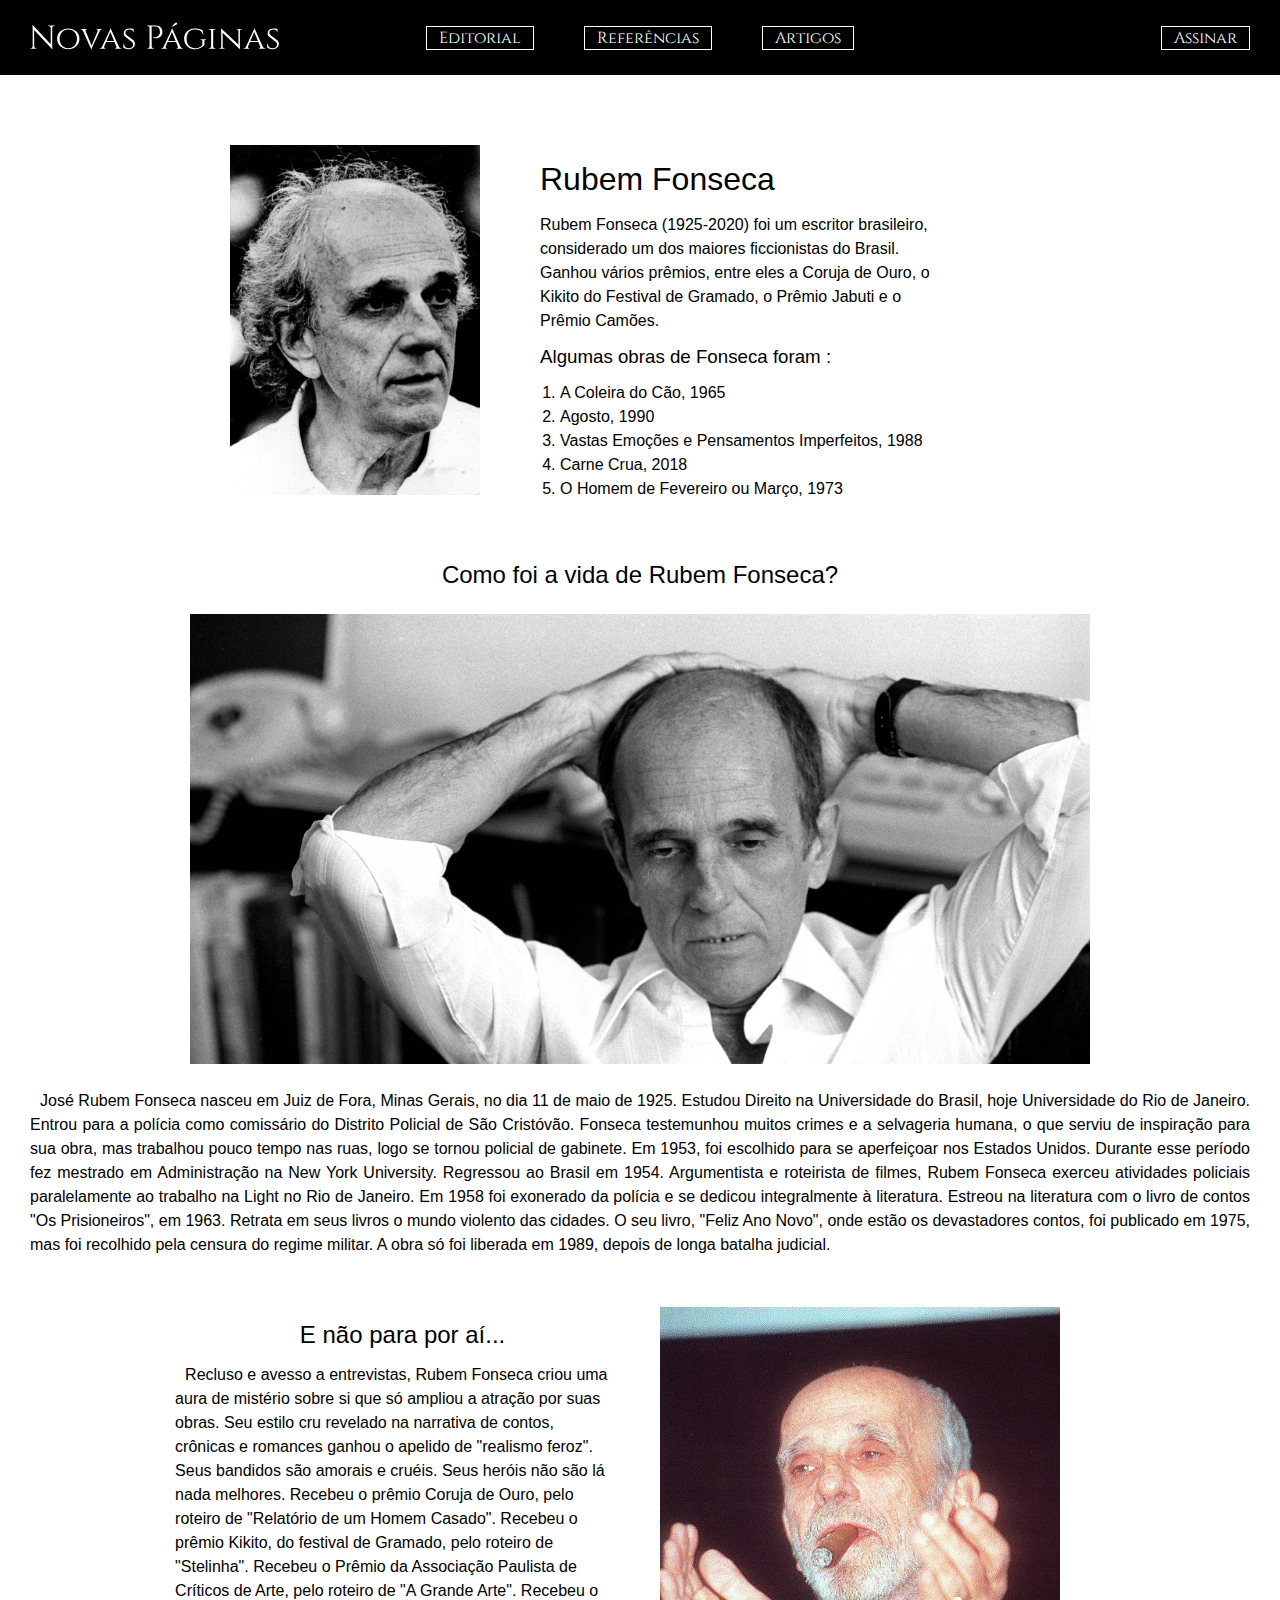
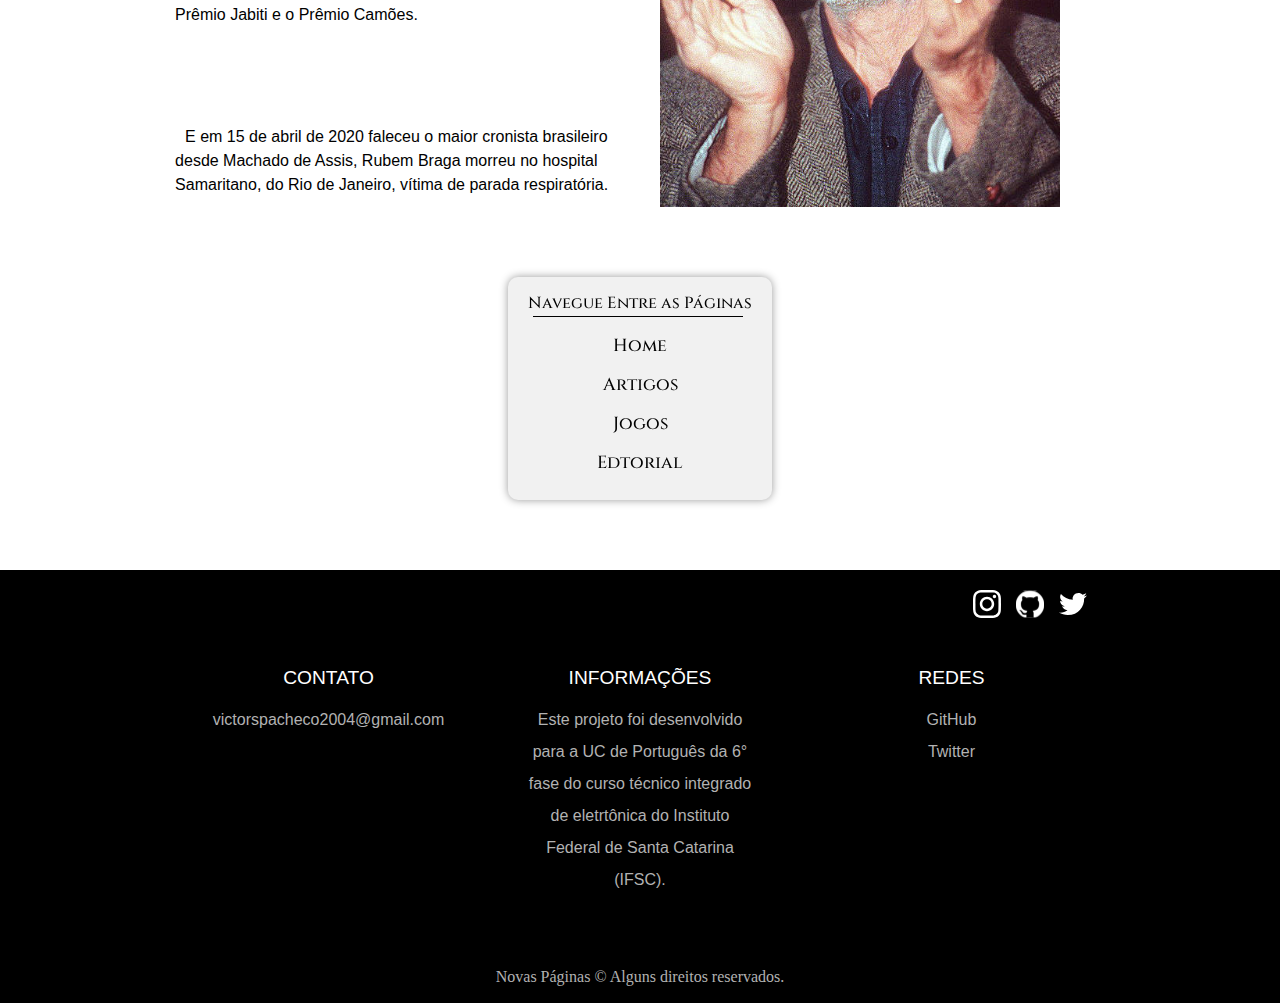
<file: artigos/artigos-2.html>
<!DOCTYPE html>
<html lang="pt-br">

<head>
    <meta charset="UTF-8">
    <meta http-equiv="X-UA-Compatible" content="IE=edge">
    <meta name="viewport" content="width=device-width, initial-scale=1.0">
    <title>Revista Eletrônica</title>
    <link rel="stylesheet" href="../css/style.css">
    <link rel="preconnect" href="https://fonts.googleapis.com">
    <link rel="preconnect" href="https://fonts.gstatic.com" crossorigin>
    <link
        href="https://fonts.googleapis.com/css2?family=Cinzel+Decorative:wght@700&family=Cinzel:wght@400;500&display=swap"
        rel="stylesheet">
        <link rel="preconnect" href="https://fonts.googleapis.com">
<link rel="preconnect" href="https://fonts.gstatic.com" crossorigin>
<link href="https://fonts.googleapis.com/css2?family=Bodoni+Moda&display=swap" rel="stylesheet">
</head>

<body id="artigos">
    <header class="header-bg">
        <div class="header-logo">
            <a href="../index.html"><img src="../img/header/Novas Páginas.svg" width="249" height="45" alt="Novas Páginas"></a>
        </div>
        <div class="container-links">
            <ul class="header-links">
                <li><a href="../editorial.html">Editorial</a></li>
                <li><a href="../editorial.html#referencias">Referências</a></li>
                <li><a href="../index.html#artigos">Artigos</a></li> 
            </ul>
        </div>
        <div class="header-links assinatura-link">
            <a href="#">Assinar</a>
        </div>
    </header>

    <main class="container">

        <div class="artigo-container">

            <section class="artigo-section">

                <div class="artigo-img">
                    <img id="img1-a2" src="/img/artigos/segundo-artigo/Rubem-Fonseca-1.jpg" alt="Rubem Fonseca" width="300" height="350">
                    
                </div>

                <div class="artigo-txt">
                    <h1>Rubem Fonseca</h1>
                     <p>
                        Rubem Fonseca (1925-2020) foi um escritor brasileiro, considerado um dos maiores ficcionistas do Brasil. 
                        Ganhou vários prêmios, entre eles a Coruja de Ouro, o Kikito do Festival de Gramado, o Prêmio Jabuti e o Prêmio Camões.
                     </p>
                     <h3>Algumas obras de Fonseca foram :</h3>
                     <ol>
                        <li>A Coleira do Cão, 1965</li>
                        <li>Agosto, 1990 </li>
                        <li>Vastas Emoções e Pensamentos Imperfeitos, 1988</li>
                        <li>Carne Crua, 2018</li>
                        <li>O Homem de Fevereiro ou Março,  1973</li>
                    </ol>
               </div>

            </section>

            <section class="artigo-section">
                <h2>Como foi a vida de Rubem Fonseca?</h2>
                <div class="artigo-img">
                    <img id="img2-a2" src="/img/artigos/segundo-artigo/15870733845e98d168aae1d_1587073384_3x2_rt.jpg" alt="Rubem Fonseca" width="1200" height="1000">
                </div>

                <div class="artigo-txt rubem-texto">
                     <p>
                            José Rubem Fonseca  nasceu em Juiz de Fora, Minas Gerais, no dia 11 de maio de 1925. Estudou Direito na Universidade do Brasil, hoje Universidade do Rio de Janeiro. 
                            Entrou para a polícia como comissário do Distrito Policial de São Cristóvão. Fonseca testemunhou muitos crimes e a selvageria humana, o que serviu de inspiração para sua obra, mas trabalhou pouco tempo nas ruas, logo se tornou policial de gabinete. 
                            Em 1953, foi escolhido para se aperfeiçoar nos Estados Unidos. Durante esse período fez mestrado em Administração na New York University. Regressou ao Brasil em 1954.                          

                            Argumentista e roteirista de filmes, Rubem Fonseca exerceu atividades policiais paralelamente ao trabalho na Light no Rio de Janeiro. Em 1958 foi exonerado da polícia e se dedicou integralmente à literatura.
                            Estreou na literatura com o livro de contos "Os Prisioneiros", em 1963. Retrata em seus livros o mundo violento das cidades. O seu livro, "Feliz Ano Novo", onde estão os devastadores contos, foi publicado em 1975, mas foi recolhido pela censura do regime militar. 
                            A obra só foi liberada em 1989, depois de longa batalha judicial.                       
                     </p>
               </div>

            </section>

            <section class="artigo-section">
                
                <div class="artigo-txt">
                     <h2>E não para por aí...</h2>
                     <p>
                        Recluso e avesso a entrevistas, Rubem Fonseca criou uma aura de mistério sobre si que só ampliou a atração por suas obras. 
                        Seu estilo cru revelado na narrativa de contos, crônicas e romances ganhou o apelido de "realismo feroz". Seus bandidos são amorais e cruéis. Seus heróis não são lá nada melhores. 
                        Recebeu o prêmio Coruja de Ouro, pelo roteiro de "Relatório de um Homem Casado". Recebeu o prêmio Kikito, do festival de Gramado, pelo roteiro de "Stelinha". Recebeu o Prêmio da Associação Paulista de Críticos de Arte, pelo roteiro de "A Grande Arte". Recebeu o Prêmio Jabiti e o Prêmio Camões.
                     </p>
                     <p>
                            E em 15 de abril de 2020 faleceu o maior cronista brasileiro desde Machado de Assis, Rubem Braga morreu no hospital Samaritano, do Rio de Janeiro, vítima de parada respiratória.
                     </p>
               </div>
                <div class="artigo-img">
                    <img id="img2-a3" src="/img/artigos/segundo-artigo/15869738515e974c9bd6ad9_1586973851_3x2_md.jpg" alt="Rubem-Fonseca" width="512" height="768">
                </div>
            </section>

        </div>
    </main>
        
    <div class="navegador-bg">
            <div class="navegador">
                <h4 class="cinzel-500">Navegue Entre as Páginas</h4>
                <nav class="cinzel-500">
                    <ul class="navegador-lista">
                        <li><a href="/index.html">Home</a></li>
                        <li><a href="/index.html#artigos">Artigos</a></li>
                        <li><a href="/jogos.html">Jogos</a></li>
                        <li><a href="/editorial.html">Edtorial</a></li>
                    </ul>
                </nav>
            </div>
    </div>
    
    <footer class="footer-bg">
        <div class="container ">
            <div class="footer-redes">
                <a href="https://www.instagram.com/victtorpachheco/"><img src="../img/icons/footer/instagram.svg"
                        alt="instagram icon" width="28" height="28" ref="external" hreflang="pt-br" target="_blank"></a>

                <a href="https://github.com/VOOTRIC" target="_blank" rel="external"><img
                        src="../img/icons/footer/github.svg" width="28" height="28" alt="github icon"></a>

                <a href="https://twitter.com/vootric" target="_blank" rel="external"><img src="../img/icons/footer/twitter.svg"
                        alt="twitter icon" width="28" height="28"></a>
            </div>
            <div class=" footer-info">
                <div class="footer-infoItem especial">
                    <span>contato</span>
                    <a href="mailto:victorspacheco2004@gmail.com">victorspacheco2004@gmail.com</a>
                    <a class="footer-email" href="mailto:victorspacheco2004@gmail.com">E-mail</a>
                </div>
                <div class="footer-infoItem">
                    <span>informações</span>
                    <p>Este projeto foi desenvolvido para a UC de Português da 6° fase do curso técnico integrado de eletrtônica do Instituto Federal de Santa Catarina (IFSC).</p>
                </div>
                <div class="footer-infoItem">
                    <span>redes</span>
                    <a href="https://github.com/VOOTRIC" rel="external" target="_blank">GitHub</a>
                    <a href="https://twitter.com/vootric" rel="external" target="_blank">Twitter</a>
                </div>
            </div>
            <span>Novas Páginas © Alguns direitos reservados.</span>
        </div>
    </footer>

</body>

</html>
</file>
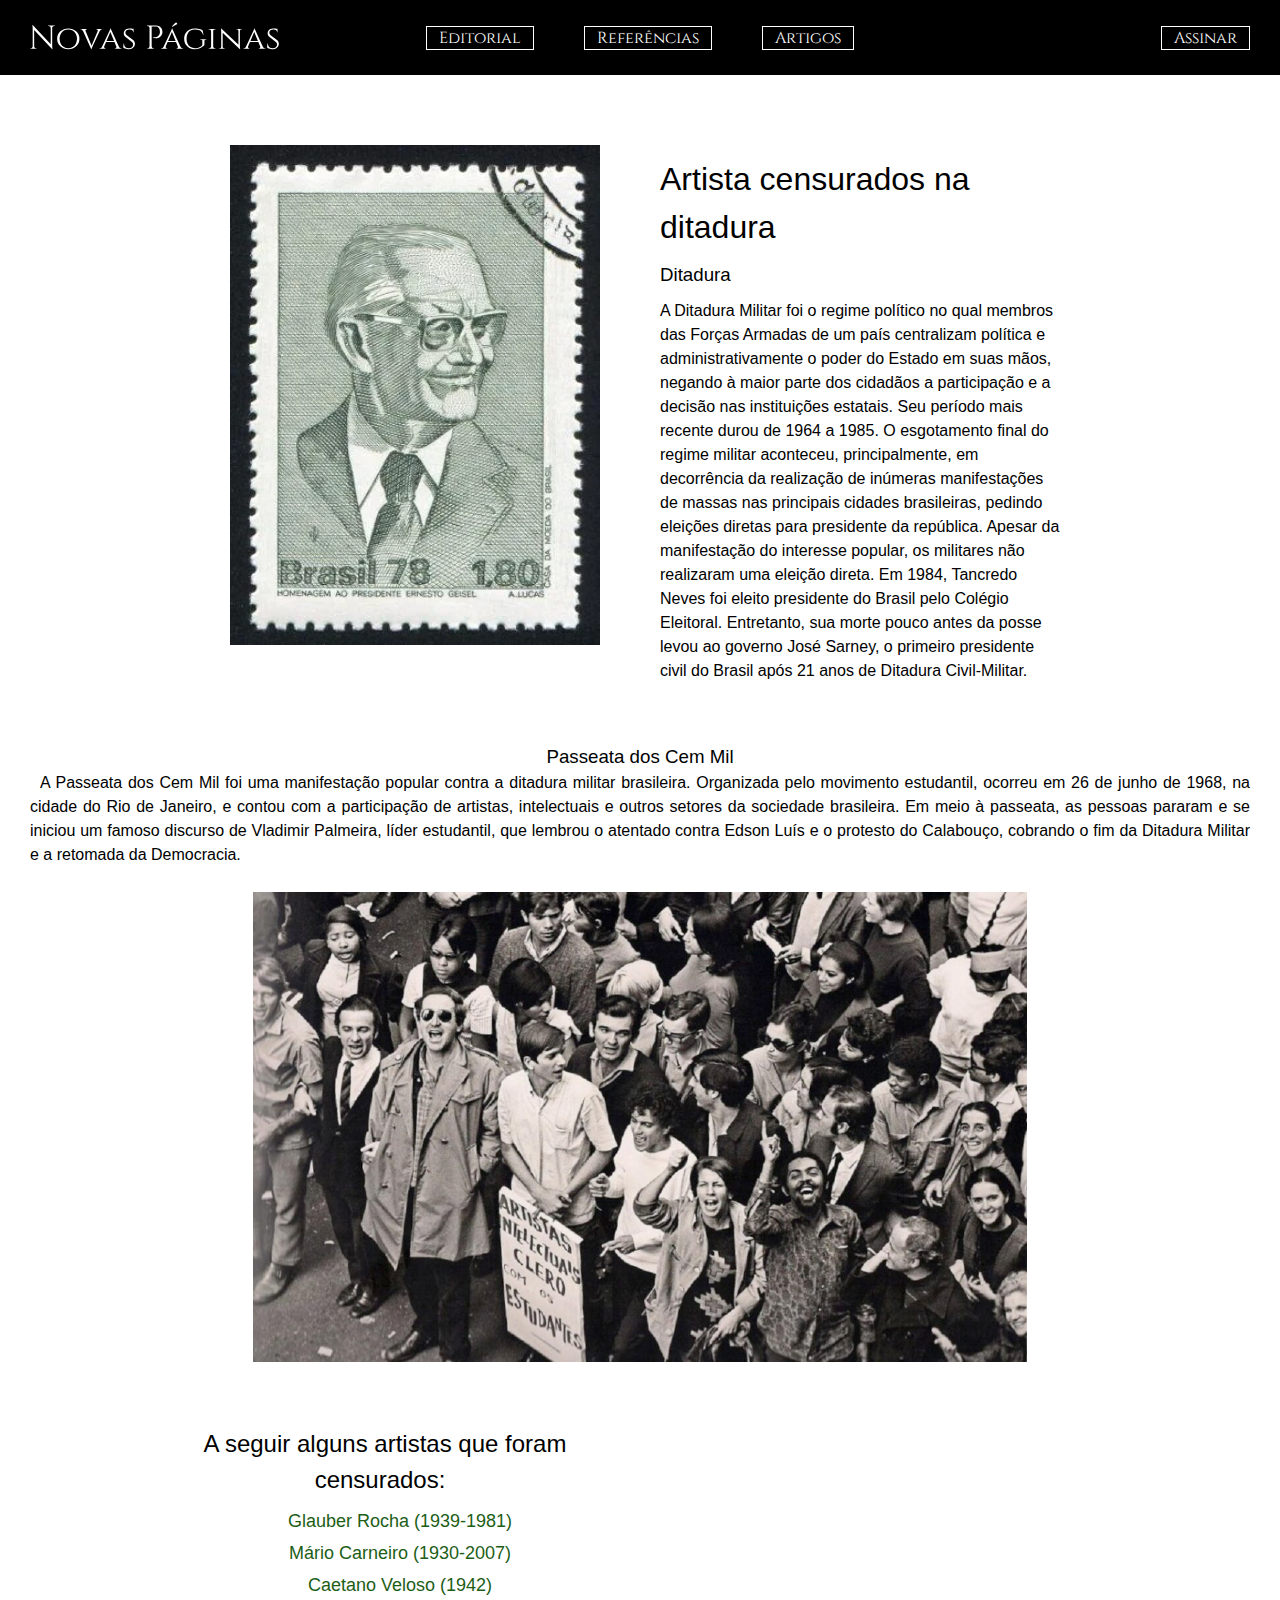
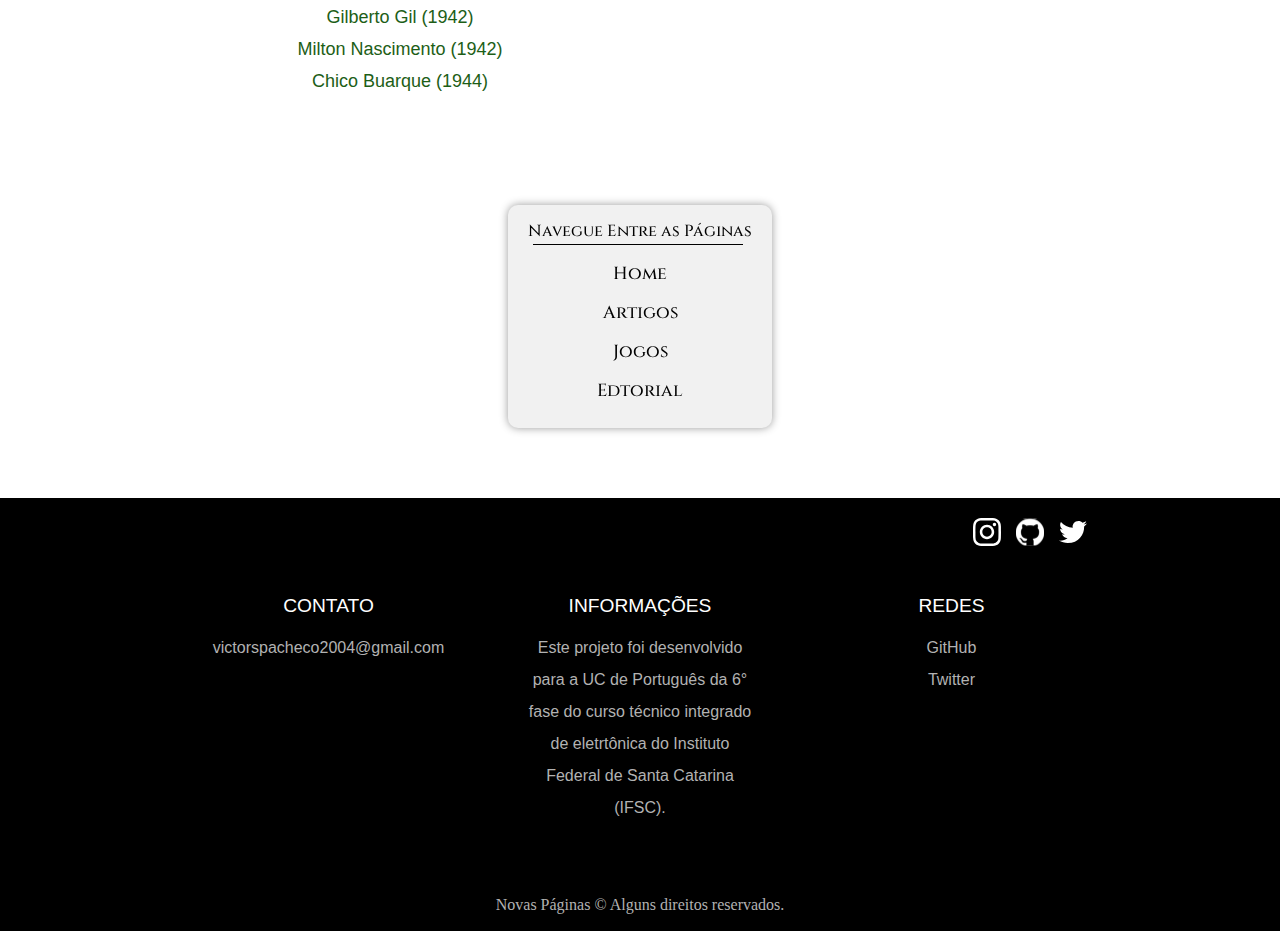
<file: artigos/artigos-3.html>
<!DOCTYPE html>
<html lang="pt-br">

<head>
    <meta charset="UTF-8">
    <meta http-equiv="X-UA-Compatible" content="IE=edge">
    <meta name="viewport" content="width=device-width, initial-scale=1.0">
    <title>Revista Eletrônica</title>
    <link rel="stylesheet" href="../css/style.css">
    <link rel="preconnect" href="https://fonts.googleapis.com">
    <link rel="preconnect" href="https://fonts.gstatic.com" crossorigin>
    <link
        href="https://fonts.googleapis.com/css2?family=Cinzel+Decorative:wght@700&family=Cinzel:wght@400;500&display=swap"
        rel="stylesheet">
        <link rel="preconnect" href="https://fonts.googleapis.com">
<link rel="preconnect" href="https://fonts.gstatic.com" crossorigin>
<link href="https://fonts.googleapis.com/css2?family=Bodoni+Moda&display=swap" rel="stylesheet">
</head>

<body id="artigos">
    <header class="header-bg">
        <div class="header-logo">
            <a href="../index.html"><img src="../img/header/Novas Páginas.svg" width="249" height="45" alt="Novas Páginas"></a>
        </div>
        <div class="container-links">
            <ul class="header-links">
                <li><a href="../editorial.html">Editorial</a></li>
                <li><a href="../editorial.html#referencias">Referências</a></li>
                <li><a href="../index.html#artigos">Artigos</a></li> 
            </ul>
        </div>
        <div class="header-links assinatura-link">
            <a href="#">Assinar</a>
        </div>
    </header>

    <main class="container">

        <div class="artigo-container">

            <section class="artigo-section">

                <div class="artigo-img">
                    <img id="img1-a3" src="/img/artigos/terceiro-artigo/geisel.webp" alt="Geisel"  width="335" height="450">
                </div>

                <div class="artigo-txt">
                    <h1>Artista censurados na ditadura</h1>
                    <h3>Ditadura</h3>
                     <p>
                            A Ditadura Militar foi o regime político no qual membros das Forças Armadas de um país centralizam política e administrativamente o poder do 
                            Estado em suas mãos, negando à maior parte dos cidadãos a participação e a decisão nas instituições estatais. 
                            Seu período mais recente durou de 1964 a 1985.
                            O esgotamento final do regime militar aconteceu, principalmente, em decorrência da realização de inúmeras manifestações de massas nas principais
                            cidades brasileiras, pedindo eleições diretas para presidente da república. 
                            Apesar da manifestação do interesse popular, os militares não realizaram uma eleição direta. Em 1984, Tancredo Neves foi eleito presidente do Brasil pelo Colégio Eleitoral. Entretanto, sua morte pouco antes da posse levou ao governo José Sarney, o primeiro presidente civil do Brasil após 21 anos de Ditadura Civil-Militar.
                     </p>
               </div>

            </section>

            <section class="artigo-section">

                <div class="artigo-txt texto-justificado"> 
                    <h3>Passeata dos Cem Mil</h3>
                    <p>
                            A Passeata dos Cem Mil foi uma manifestação popular contra a ditadura militar brasileira. 
                            Organizada pelo movimento estudantil, ocorreu em 26 de junho de 1968, na cidade do Rio de Janeiro, 
                            e contou com a participação de artistas, intelectuais e outros setores da sociedade brasileira.

                        Em meio à passeata, as pessoas pararam e se iniciou um famoso discurso de Vladimir Palmeira, líder estudantil,
                         que lembrou o atentado contra Edson Luís e o protesto do Calabouço, cobrando o fim da Ditadura Militar 
                         e a retomada da Democracia.
                     </p>
               </div>
                    <div class="artigo-img">
                        <img src="/img/artigos/terceiro-artigo/passeata-com-artistas-1174x720.jpg" alt="Passeata com artistas" width="774" height="470">
                    </div>


            </section>

            <section class="artigo-section ultima-section">
                <div class="artigo-txt">
                     <h2>A seguir alguns artistas que foram censurados:</h2>
                <div class="lista-censurados">                    
                    <ol>
                        <li><a href="https://www.ebiografia.com/glauber_rocha/ " hreflang="pt-br" rel="external" target="_blank">Glauber Rocha (1939-1981)</a></li>
                        <li><a href="https://pt.wikipedia.org/wiki/M%C3%A1rio_Carneiro_(cineasta)" hreflang="pt-br" rel="external" target="_blank">Mário Carneiro (1930-2007)</a></li>
                        <li><a href="https://www.ebiografia.com/caetano_veloso/" hreflang="pt-br" rel="external" target="_blank">Caetano Veloso (1942)</a></li>
                        <li><a href="https://www.ebiografia.com/gilberto_gil/" hreflang="pt-br" rel="external" target="_blank">Gilberto Gil (1942)</a></li>
                        <li><a href="https://www.ebiografia.com/milton_nascimento/" hreflang="pt-br" rel="external" target="_blank">Milton Nascimento (1942)</a></li>
                        <li><a href="https://www.ebiografia.com/chico_buarque/" hreflang="pt-br" rel="external" target="_blank">Chico Buarque (1944)</a></li>
                    </ol>
                </div>
               </div>
                <div class="artigo-img">
                        <iframe width="560" height="315" src="https://www.youtube.com/embed/--Dvl9yXHK4" title="YouTube video player" frameborder="0" allow="accelerometer; autoplay; clipboard-write; encrypted-media; gyroscope; picture-in-picture; web-share" allowfullscreen></iframe>
                </div>
            </section>

        </div>
    </main>
            
    <div class="navegador-bg">
            <div class="navegador">
                <h4 class="cinzel-500">Navegue Entre as Páginas</h4>
                <nav class="cinzel-500">
                    <ul class="navegador-lista">
                        <li><a href="/index.html">Home</a></li>
                        <li><a href="/index.html#artigos">Artigos</a></li>
                        <li><a href="/jogos.html">Jogos</a></li>
                        <li><a href="/editorial.html">Edtorial</a></li>
                    </ul>
                </nav>
            </div>
    </div>
    
    <footer class="footer-bg">
        <div class="container ">
            <div class="footer-redes">
                <a href="https://www.instagram.com/victtorpachheco/"><img src="../img/icons/footer/instagram.svg"
                        alt="instagram icon" width="28" height="28" ref="external" hreflang="pt-br" target="_blank"></a>

                <a href="https://github.com/VOOTRIC" target="_blank" rel="external"><img
                        src="../img/icons/footer/github.svg" width="28" height="28" alt="github icon"></a>

                <a href="https://twitter.com/vootric" target="_blank" rel="external"><img src="../img/icons/footer/twitter.svg"
                        alt="twitter icon" width="28" height="28"></a>
            </div>
            <div class=" footer-info">
                <div class="footer-infoItem especial">
                    <span>contato</span>
                    <a href="mailto:victorspacheco2004@gmail.com">victorspacheco2004@gmail.com</a>
                    <a class="footer-email" href="mailto:victorspacheco2004@gmail.com">E-mail</a>
                </div>
                <div class="footer-infoItem">
                    <span>informações</span>
                    <p>Este projeto foi desenvolvido para a UC de Português da 6° fase do curso técnico integrado de eletrtônica do Instituto Federal de Santa Catarina (IFSC).</p>
                </div>
                <div class="footer-infoItem">
                    <span>redes</span>
                    <a href="https://github.com/VOOTRIC" rel="external" target="_blank">GitHub</a>
                    <a href="https://twitter.com/vootric" rel="external" target="_blank">Twitter</a>
                </div>
            </div>
            <span>Novas Páginas © Alguns direitos reservados.</span>
        </div>
    </footer>

</body>

</html>
</file>
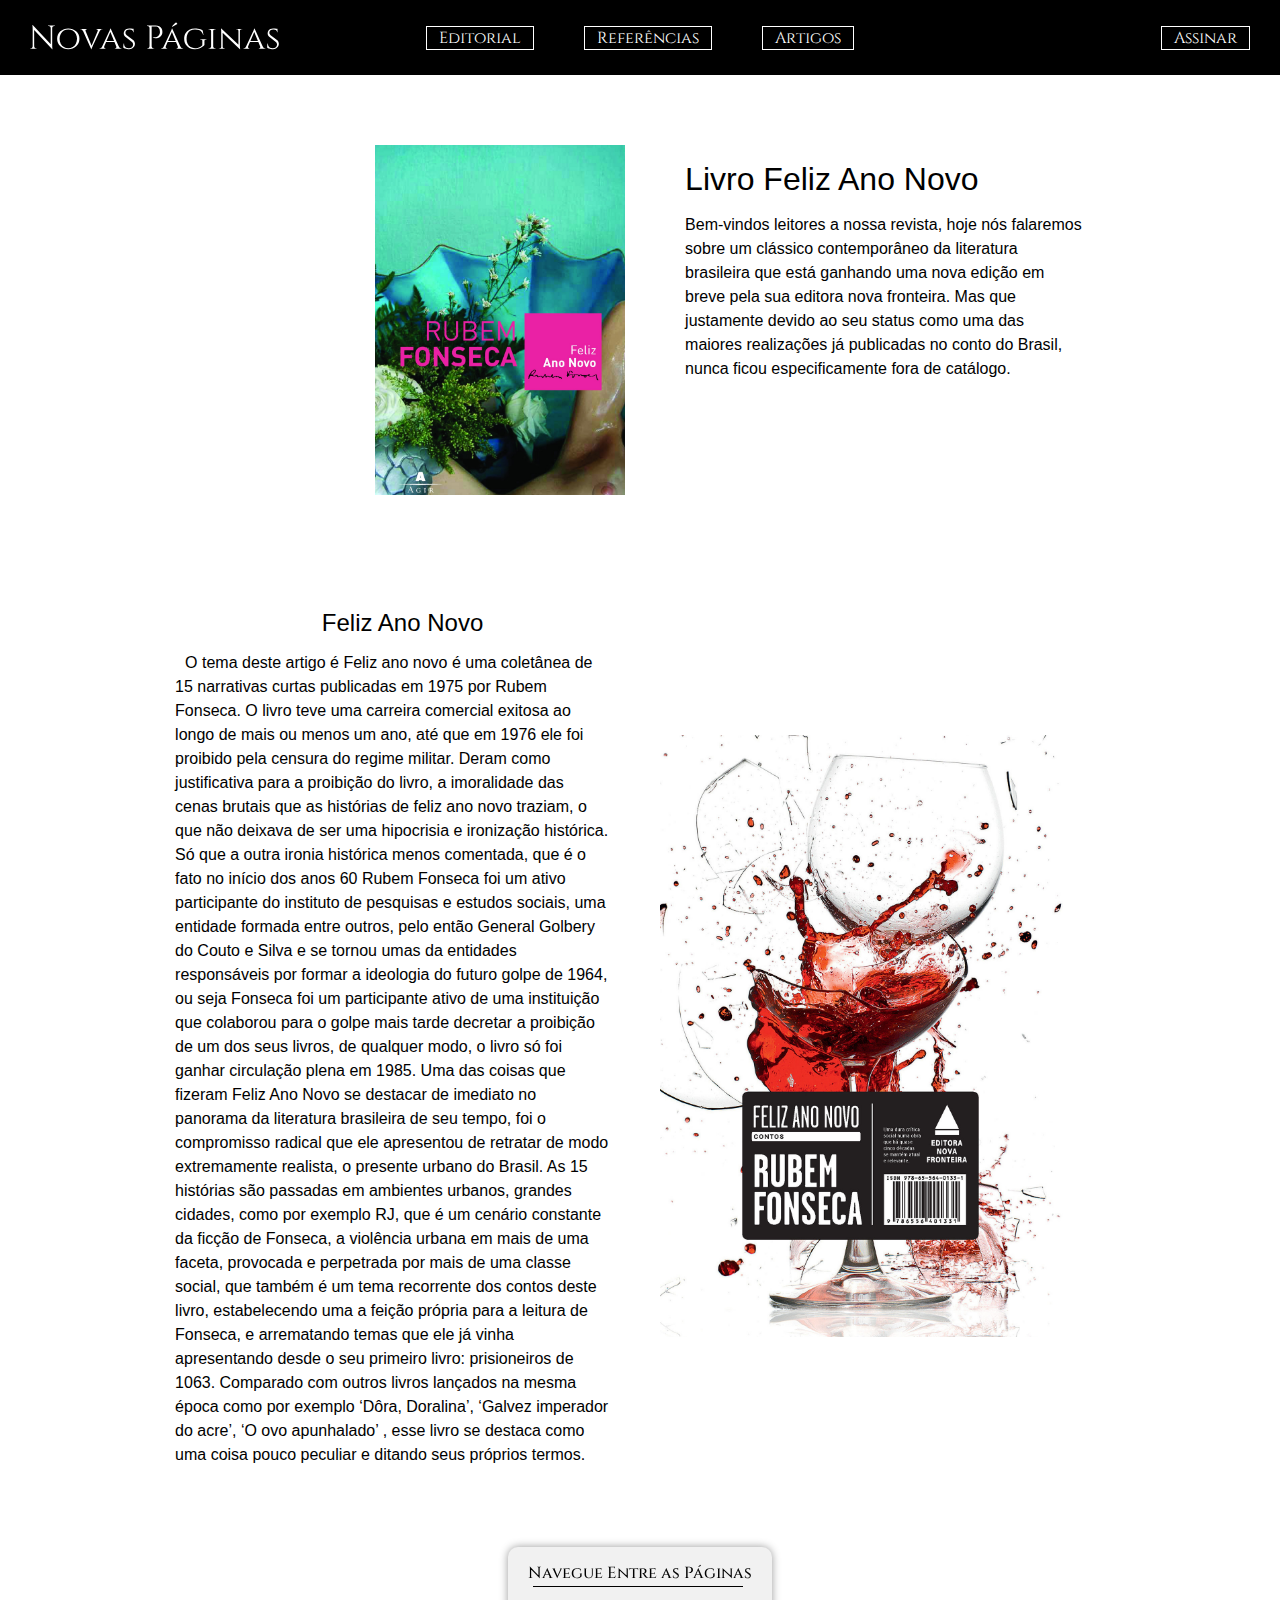
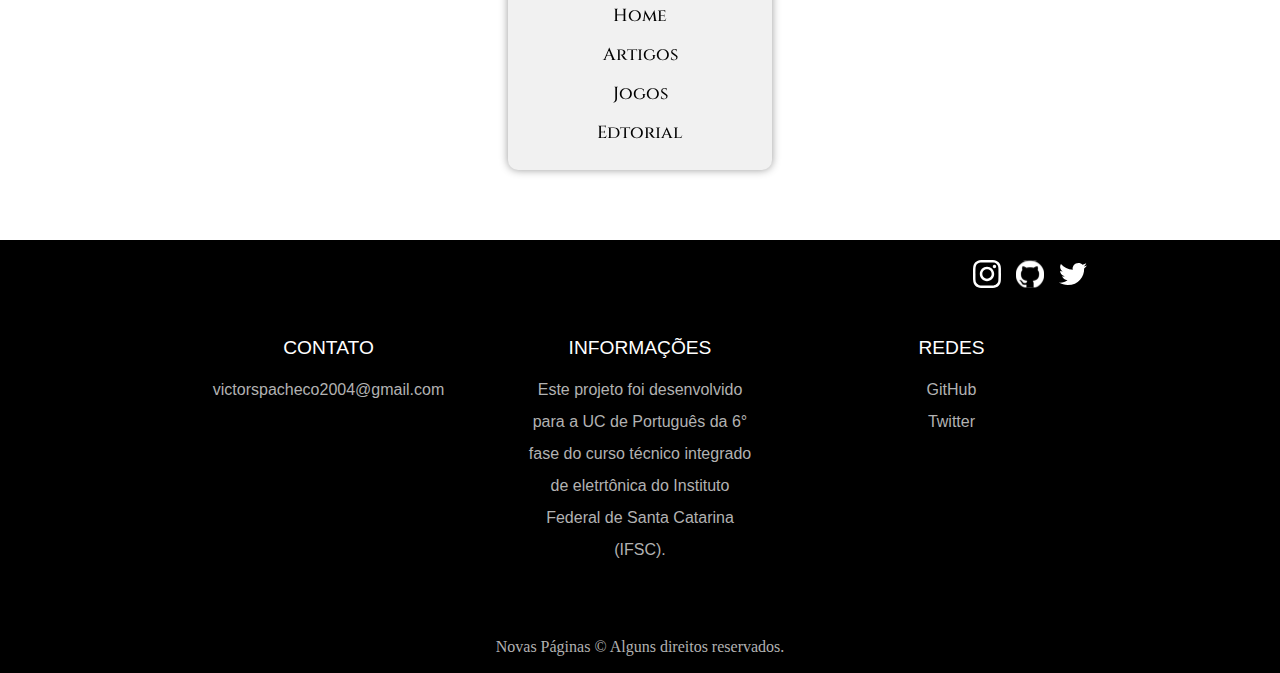
<file: artigos/artigos-4.html>
<!DOCTYPE html>
<html lang="pt-br">

<head>
    <meta charset="UTF-8">
    <meta http-equiv="X-UA-Compatible" content="IE=edge">
    <meta name="viewport" content="width=device-width, initial-scale=1.0">
    <title>Revista Eletrônica</title>
    <link rel="stylesheet" href="../css/style.css">
    <link rel="preconnect" href="https://fonts.googleapis.com">
    <link rel="preconnect" href="https://fonts.gstatic.com" crossorigin>
    <link
        href="https://fonts.googleapis.com/css2?family=Cinzel+Decorative:wght@700&family=Cinzel:wght@400;500&display=swap"
        rel="stylesheet">
        <link rel="preconnect" href="https://fonts.googleapis.com">
<link rel="preconnect" href="https://fonts.gstatic.com" crossorigin>
<link href="https://fonts.googleapis.com/css2?family=Bodoni+Moda&display=swap" rel="stylesheet">
</head>

<body id="artigos">
    <header class="header-bg">
        <div class="header-logo">
            <a href="../index.html"><img src="../img/header/Novas Páginas.svg" width="249" height="45" alt="Novas Páginas"></a>
        </div>
        <div class="container-links">
            <ul class="header-links">
                <li><a href="../editorial.html">Editorial</a></li>
                <li><a href="../editorial.html#referencias">Referências</a></li>
                <li><a href="../index.html#artigos">Artigos</a></li> 
            </ul>
        </div>
        <div class="header-links assinatura-link">
            <a href="#">Assinar</a>
        </div>
    </header>

    <main class="container">

        <div class="artigo-container">

            <section class="artigo-section">

                <div class="artigo-img">
                    <img id="img1-a4" src="/img/artigos/quarto-artigo/81c54VIw0qL.jpg" alt="Capa Feliz Ano Novo" width="900" height="900"> 
                </div>

                <div class="artigo-txt">
                    <h1>Livro Feliz Ano Novo</h1>
                     <p>
                            Bem-vindos leitores a nossa revista, hoje nós falaremos sobre um clássico contemporâneo
                             da literatura brasileira que está ganhando uma nova edição em breve pela sua editora nova fronteira. 
                             Mas que justamente devido ao seu status como uma das maiores realizações já publicadas no conto do 
                             Brasil, nunca ficou especificamente fora de catálogo.
                     </p>
               </div>

            </section>

            <section class="artigo-section" id=" invisivel">

            </section>

            <section class="artigo-section">
                
                <div class="artigo-txt">
                     <h2>Feliz Ano Novo</h2>
                     <p>
                            O tema deste artigo é Feliz ano novo é uma coletânea de 15 narrativas curtas publicadas em 1975 por Rubem Fonseca. O livro teve uma carreira comercial exitosa ao longo de mais ou menos um ano, até que em 1976 ele foi proibido pela censura do regime militar. Deram como justificativa para a proibição do livro, a imoralidade das cenas brutais que as histórias de feliz ano novo traziam, o que não deixava de ser uma hipocrisia e ironização histórica. 
                            Só que a outra ironia histórica menos comentada, que é o fato no início dos anos 60 Rubem Fonseca foi um ativo participante do instituto de pesquisas e estudos sociais, uma entidade formada entre outros, pelo então General Golbery do Couto e Silva e se tornou umas da entidades responsáveis por formar a ideologia do futuro golpe de 1964, ou seja Fonseca foi um participante ativo de uma instituição que colaborou para o golpe mais tarde decretar a proibição de um dos seus livros, de qualquer modo, o livro só foi ganhar circulação plena em 1985. Uma das coisas que fizeram Feliz Ano Novo se destacar de imediato no panorama da literatura brasileira de seu tempo, foi o compromisso radical que ele apresentou de retratar de modo extremamente realista, o presente urbano do Brasil.
                            As 15 histórias são passadas em ambientes urbanos, grandes cidades, como por exemplo RJ, que é um cenário constante da ficção de Fonseca, a violência urbana em mais de uma faceta, provocada e perpetrada por mais de uma classe social, que também é um tema recorrente dos contos deste livro, estabelecendo uma a feição própria para a leitura de Fonseca, e arrematando temas que ele já vinha apresentando desde o seu primeiro livro: prisioneiros de 1063.
                            Comparado com outros livros lançados na mesma época como por exemplo ‘Dôra, Doralina’, ‘Galvez imperador do acre’, ‘O ovo apunhalado’ , esse livro se destaca como uma coisa pouco peculiar e ditando seus próprios termos.                            
                     </p>
               </div>
                <div class="artigo-img" id="img-center">
                    <img id="img3-a4" src="/img/artigos/quarto-artigo/B00BJNEEYK_dd91b227_cover.jpeg" alt="Nova capa Feliz Ano Novo" width="1200" height="1874">
                </div>
            </section>

        </div>
    </main>
            
    <div class="navegador-bg">
            <div class="navegador">
                <h4 class="cinzel-500">Navegue Entre as Páginas</h4>
                <nav class="cinzel-500">
                    <ul class="navegador-lista">
                        <li><a href="/index.html">Home</a></li>
                        <li><a href="/index.html#artigos">Artigos</a></li>
                        <li><a href="/jogos.html">Jogos</a></li>
                        <li><a href="/editorial.html">Edtorial</a></li>
                    </ul>
                </nav>
            </div>
    </div>
    
    <footer class="footer-bg">
        <div class="container ">
            <div class="footer-redes">
                <a href="https://www.instagram.com/victtorpachheco/"><img src="../img/icons/footer/instagram.svg"
                        alt="instagram icon" width="28" height="28" ref="external" hreflang="pt-br" target="_blank"></a>

                <a href="https://github.com/VOOTRIC" target="_blank" rel="external"><img
                        src="../img/icons/footer/github.svg" width="28" height="28" alt="github icon"></a>

                <a href="https://twitter.com/vootric" target="_blank" rel="external"><img src="../img/icons/footer/twitter.svg"
                        alt="twitter icon" width="28" height="28"></a>
            </div>
            <div class=" footer-info">
                <div class="footer-infoItem especial">
                    <span>contato</span>
                    <a href="mailto:victorspacheco2004@gmail.com">victorspacheco2004@gmail.com</a>
                    <a class="footer-email" href="mailto:victorspacheco2004@gmail.com">E-mail</a>
                </div>
                <div class="footer-infoItem">
                    <span>informações</span>
                    <p>Este projeto foi desenvolvido para a UC de Português da 6° fase do curso técnico integrado de eletrtônica do Instituto Federal de Santa Catarina (IFSC).</p>
                </div>
                <div class="footer-infoItem">
                    <span>redes</span>
                    <a href="https://github.com/VOOTRIC" rel="external" target="_blank">GitHub</a>
                    <a href="https://twitter.com/vootric" rel="external" target="_blank">Twitter</a>
                </div>
            </div>
            <span>Novas Páginas © Alguns direitos reservados.</span>
        </div>
    </footer>

</body>

</html>
</file>
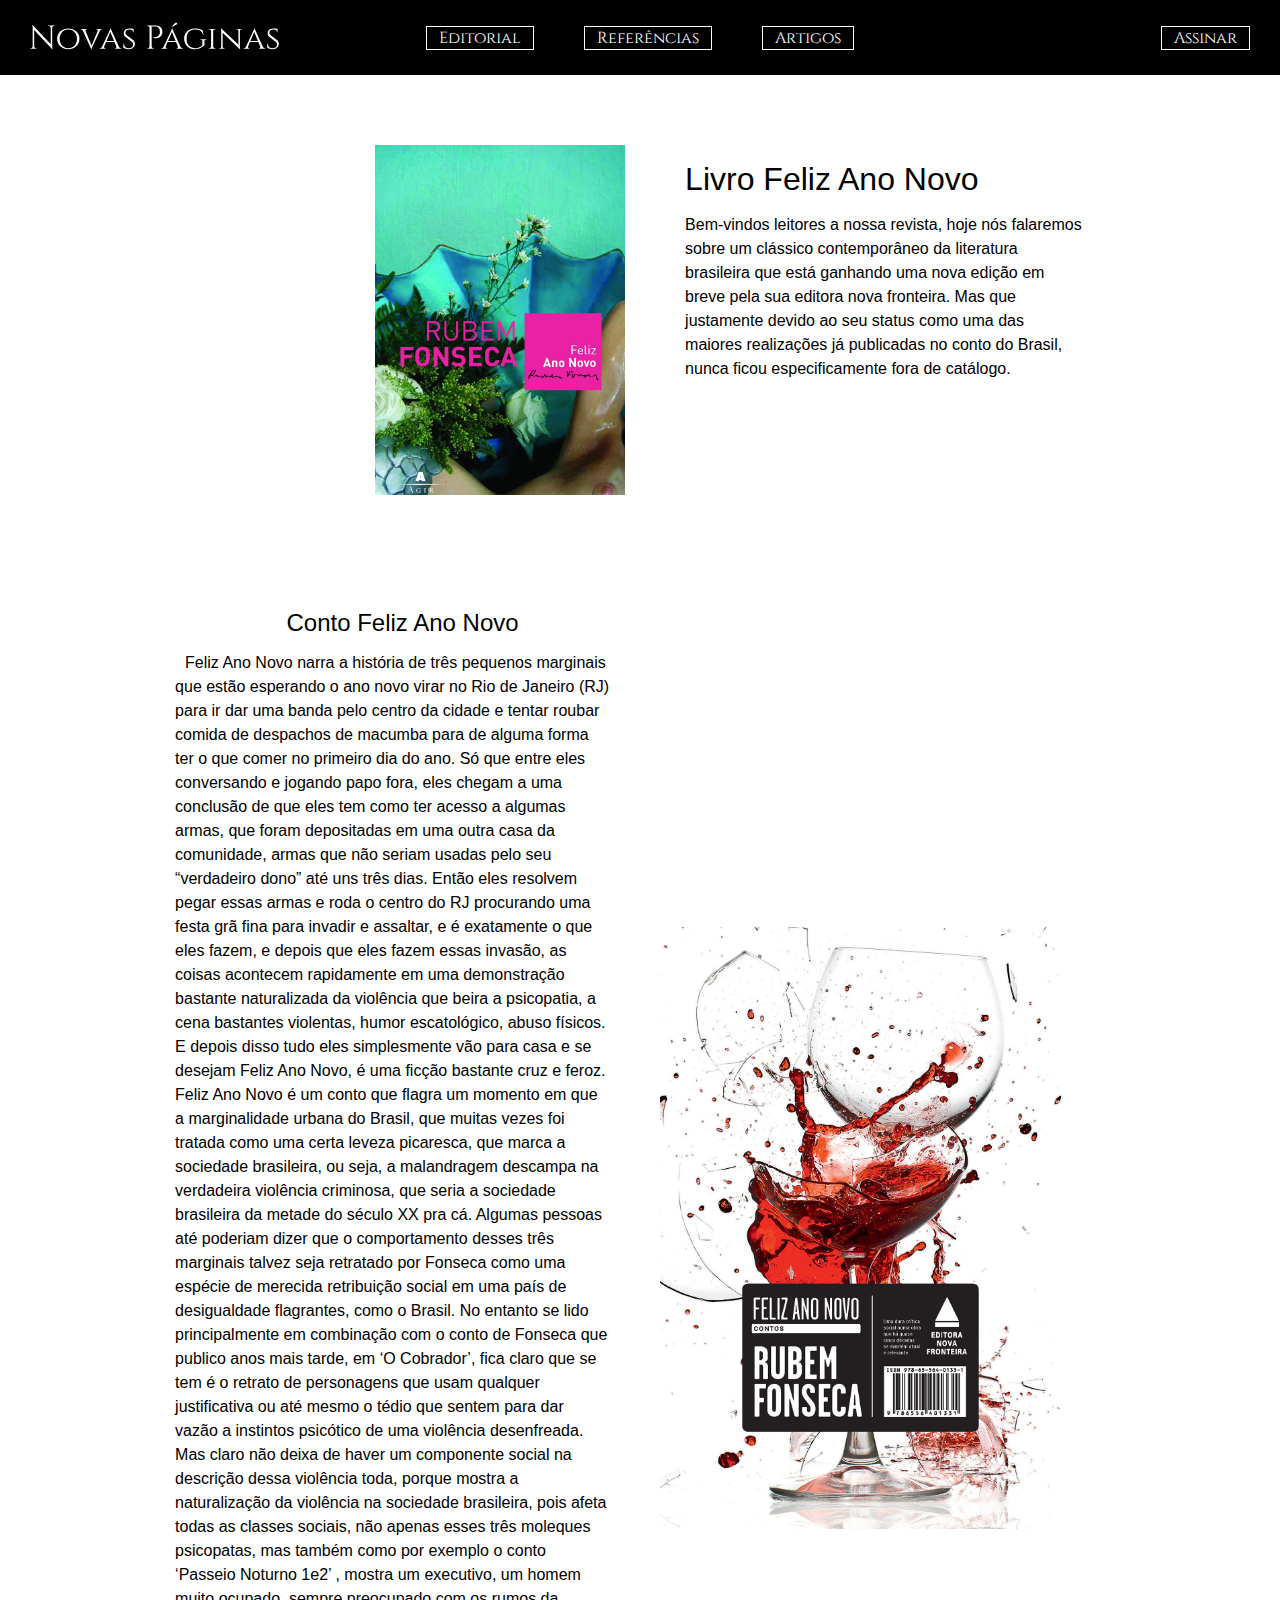
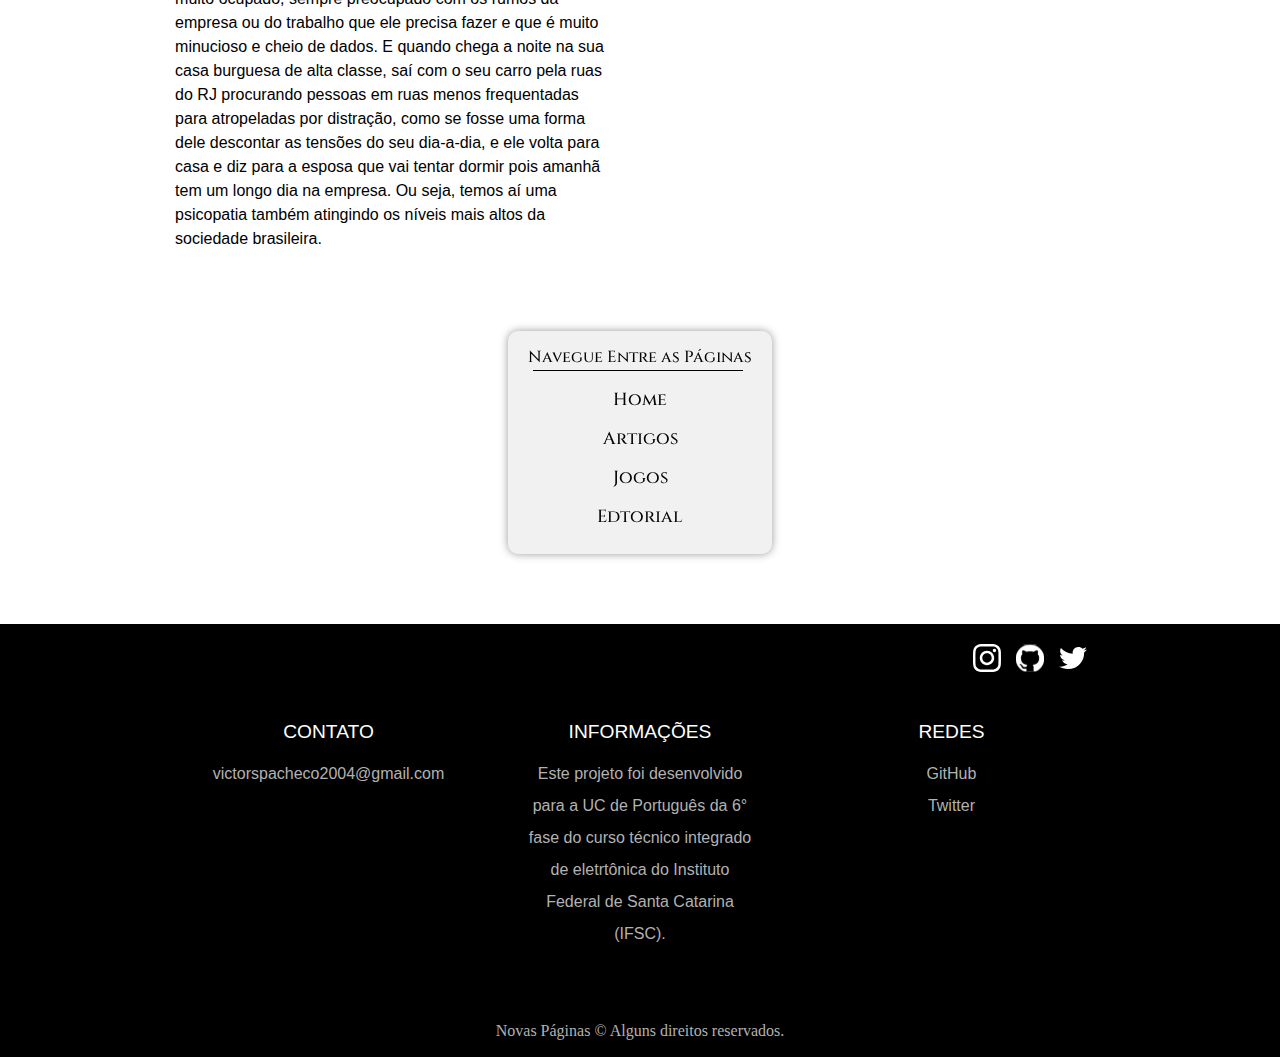
<file: artigos/artigos-5.html>
<!DOCTYPE html>
<html lang="pt-br">

<head>
    <meta charset="UTF-8">
    <meta http-equiv="X-UA-Compatible" content="IE=edge">
    <meta name="viewport" content="width=device-width, initial-scale=1.0">
    <title>Revista Eletrônica</title>
    <link rel="stylesheet" href="../css/style.css">
    <link rel="preconnect" href="https://fonts.googleapis.com">
    <link rel="preconnect" href="https://fonts.gstatic.com" crossorigin>
    <link
        href="https://fonts.googleapis.com/css2?family=Cinzel+Decorative:wght@700&family=Cinzel:wght@400;500&display=swap"
        rel="stylesheet">
        <link rel="preconnect" href="https://fonts.googleapis.com">
<link rel="preconnect" href="https://fonts.gstatic.com" crossorigin>
<link href="https://fonts.googleapis.com/css2?family=Bodoni+Moda&display=swap" rel="stylesheet">
</head>

<body id="artigos">
    <header class="header-bg">
        <div class="header-logo">
            <a href="../index.html"><img src="../img/header/Novas Páginas.svg" width="249" height="45" alt="Novas Páginas"></a>
        </div>
        <div class="container-links">
            <ul class="header-links">
                <li><a href="../editorial.html">Editorial</a></li>
                <li><a href="../editorial.html#referencias">Referências</a></li>
                <li><a href="../index.html#artigos">Artigos</a></li> 
            </ul>
        </div>
        <div class="header-links assinatura-link">
            <a href="#">Assinar</a>
        </div>
    </header>

    <main class="container">

        <div class="artigo-container">

            <section class="artigo-section">

                <div class="artigo-img">
                    <img id="img1-a4" src="/img/artigos/quarto-artigo/81c54VIw0qL.jpg" alt="Capa Feliz Ano Novo" width="900" height="900"> 
                </div>

                <div class="artigo-txt">
                    <h1>Livro Feliz Ano Novo</h1>
                     <p>
                            Bem-vindos leitores a nossa revista, hoje nós falaremos sobre um clássico contemporâneo
                             da literatura brasileira que está ganhando uma nova edição em breve pela sua editora nova fronteira. 
                             Mas que justamente devido ao seu status como uma das maiores realizações já publicadas no conto do 
                             Brasil, nunca ficou especificamente fora de catálogo.
                     </p>
               </div>

            </section>

            <section class="artigo-section" id=" invisivel">

            </section>

            <section class="artigo-section">
                
                <div class="artigo-txt">
                     <h2>Conto Feliz Ano Novo</h2>
                     <p>
                            Feliz Ano Novo narra a história de três pequenos marginais que estão esperando o ano novo virar no Rio de Janeiro (RJ) para ir dar uma banda pelo centro da cidade e tentar roubar comida de despachos de macumba para de alguma forma ter o que comer no primeiro dia do ano. Só que entre eles conversando e jogando papo fora, eles chegam a uma conclusão de que eles tem como ter acesso a algumas armas, que foram depositadas em uma outra casa da comunidade, armas que não seriam usadas pelo seu “verdadeiro dono” até uns três dias. Então eles resolvem pegar essas armas e roda o centro do RJ procurando uma festa grã fina para invadir e assaltar, e é exatamente o que eles fazem, e depois que eles fazem essas invasão, as coisas acontecem rapidamente em uma demonstração bastante naturalizada da violência que beira a psicopatia, a cena bastantes violentas, humor escatológico, abuso físicos. E depois disso tudo eles simplesmente vão para casa e se desejam Feliz Ano Novo, é uma ficção bastante cruz e feroz. Feliz Ano Novo é um conto que flagra um momento em que a marginalidade urbana do Brasil, que muitas vezes foi tratada como uma certa leveza picaresca, que marca a sociedade brasileira, ou seja, a malandragem descampa na verdadeira violência criminosa, que seria a sociedade brasileira da metade do século XX pra cá.
                            Algumas pessoas até poderiam dizer que o comportamento desses três marginais talvez seja retratado por Fonseca como uma espécie de merecida retribuição social em uma país de desigualdade flagrantes, como o Brasil. No entanto se lido principalmente em combinação com o conto de Fonseca que publico anos mais tarde, em ‘O Cobrador’, fica claro que se tem é o retrato de personagens que usam qualquer justificativa ou até mesmo o tédio que sentem para dar vazão a instintos psicótico de uma violência desenfreada. Mas claro não deixa de haver um componente social na descrição dessa violência toda, porque mostra a naturalização da violência na sociedade brasileira, pois afeta todas as classes sociais, não apenas esses três moleques psicopatas, mas também como por exemplo o conto ‘Passeio Noturno 1e2’ , mostra um executivo, um homem muito ocupado, sempre preocupado com os rumos da empresa ou do trabalho que ele precisa fazer e que é muito minucioso e cheio de dados. E quando chega a noite na sua casa burguesa de alta classe, saí com o seu carro pela ruas do RJ procurando pessoas em ruas menos frequentadas para atropeladas por distração, como se fosse uma forma dele descontar as tensões   do seu dia-a-dia, e ele volta para casa e diz para a esposa que vai tentar dormir pois amanhã tem um longo dia na empresa. 
                            Ou seja, temos aí uma psicopatia também atingindo os níveis mais altos da sociedade brasileira.                            
                     </p>
               </div>
                <div class="artigo-img" id="img-center">
                    <img id="img3-a4" src="/img/artigos/quarto-artigo/B00BJNEEYK_dd91b227_cover.jpeg" alt="Nova capa Feliz Ano Novo" width="1200" height="1874">
                </div>
            </section>

        </div>
    </main>
            
    <div class="navegador-bg">
            <div class="navegador">
                <h4 class="cinzel-500">Navegue Entre as Páginas</h4>
                <nav class="cinzel-500">
                    <ul class="navegador-lista">
                        <li><a href="/index.html">Home</a></li>
                        <li><a href="/index.html#artigos">Artigos</a></li>
                        <li><a href="/jogos.html">Jogos</a></li>
                        <li><a href="/editorial.html">Edtorial</a></li>
                    </ul>
                </nav>
            </div>
    </div>
    
    <footer class="footer-bg">
        <div class="container ">
            <div class="footer-redes">
                <a href="https://www.instagram.com/victtorpachheco/"><img src="../img/icons/footer/instagram.svg"
                        alt="instagram icon" width="28" height="28" ref="external" hreflang="pt-br" target="_blank"></a>

                <a href="https://github.com/VOOTRIC" target="_blank" rel="external"><img
                        src="../img/icons/footer/github.svg" width="28" height="28" alt="github icon"></a>

                <a href="https://twitter.com/vootric" target="_blank" rel="external"><img src="../img/icons/footer/twitter.svg"
                        alt="twitter icon" width="28" height="28"></a>
            </div>
            <div class=" footer-info">
                <div class="footer-infoItem especial">
                    <span>contato</span>
                    <a href="mailto:victorspacheco2004@gmail.com">victorspacheco2004@gmail.com</a>
                    <a class="footer-email" href="mailto:victorspacheco2004@gmail.com">E-mail</a>
                </div>
                <div class="footer-infoItem">
                    <span>informações</span>
                    <p>Este projeto foi desenvolvido para a UC de Português da 6° fase do curso técnico integrado de eletrtônica do Instituto Federal de Santa Catarina (IFSC).</p>
                </div>
                <div class="footer-infoItem">
                    <span>redes</span>
                    <a href="https://github.com/VOOTRIC" rel="external" target="_blank">GitHub</a>
                    <a href="https://twitter.com/vootric" rel="external" target="_blank">Twitter</a>
                </div>
            </div>
            <span>Novas Páginas © Alguns direitos reservados.</span>
        </div>
    </footer>

</body>

</html>
</file>
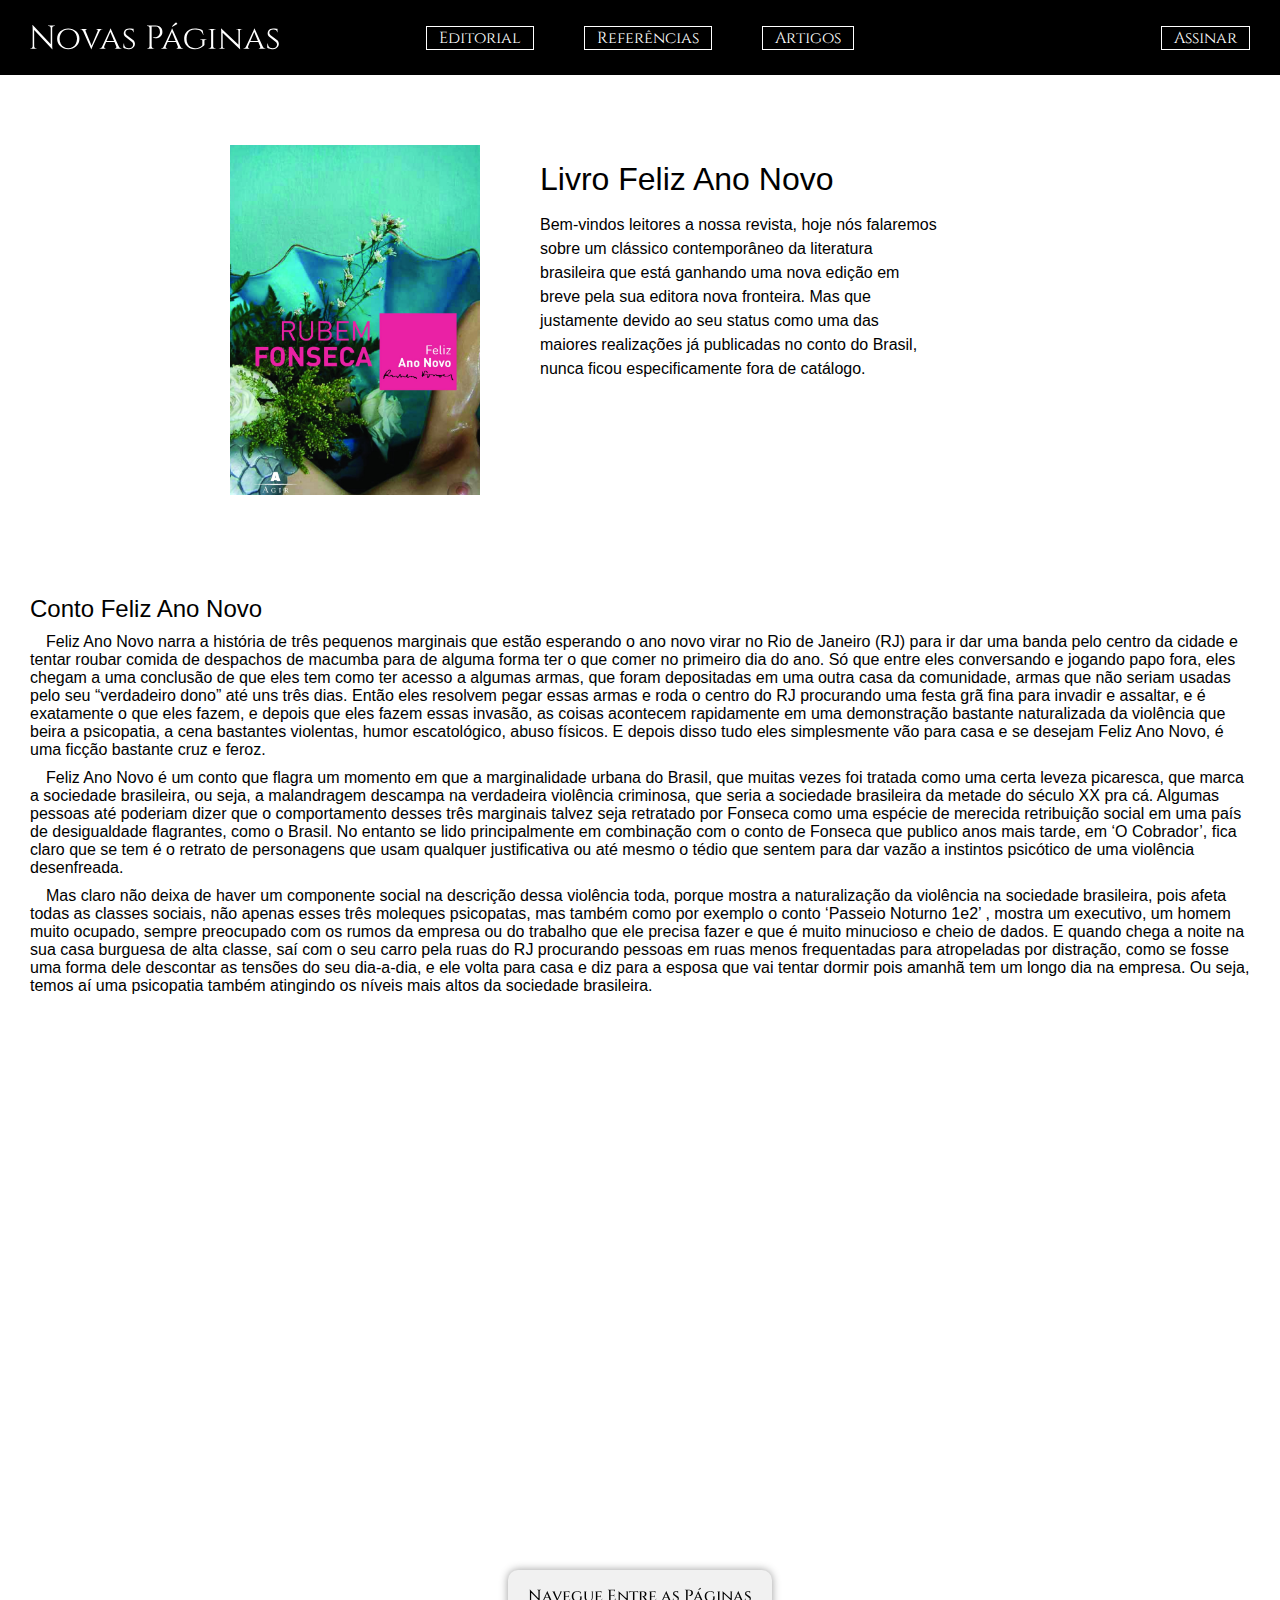
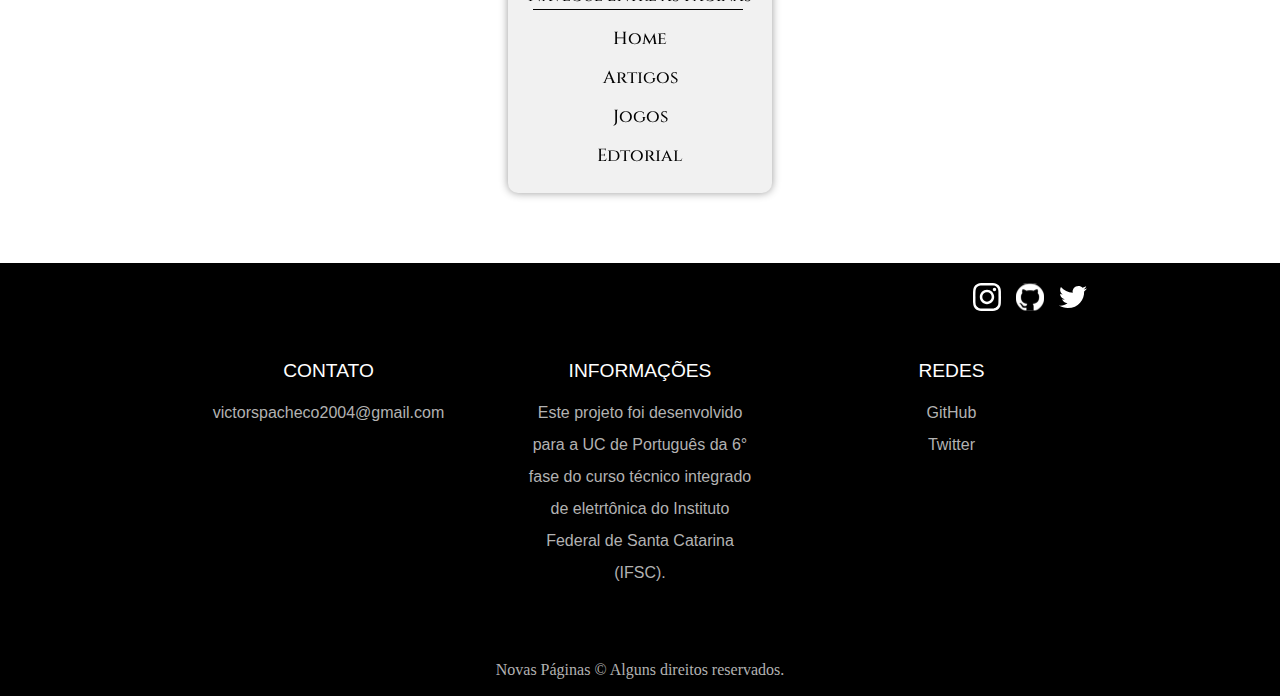
<file: artigos/artigos-6.html>
<!DOCTYPE html>
<html lang="pt-br">

<head>
    <meta charset="UTF-8">
    <meta http-equiv="X-UA-Compatible" content="IE=edge">
    <meta name="viewport" content="width=device-width, initial-scale=1.0">
    <title>Revista Eletrônica</title>
    <link rel="stylesheet" href="../css/style.css">
    <link rel="preconnect" href="https://fonts.googleapis.com">
    <link rel="preconnect" href="https://fonts.gstatic.com" crossorigin>
    <link
        href="https://fonts.googleapis.com/css2?family=Cinzel+Decorative:wght@700&family=Cinzel:wght@400;500&display=swap"
        rel="stylesheet">
        <link rel="preconnect" href="https://fonts.googleapis.com">
<link rel="preconnect" href="https://fonts.gstatic.com" crossorigin>
<link href="https://fonts.googleapis.com/css2?family=Bodoni+Moda&display=swap" rel="stylesheet">
</head>

<body id="artigos">
    <header class="header-bg">
        <div class="header-logo">
            <a href="../index.html"><img src="../img/header/Novas Páginas.svg" width="249" height="45" alt="Novas Páginas"></a>
        </div>
        <div class="container-links">
            <ul class="header-links">
                <li><a href="../editorial.html">Editorial</a></li>
                <li><a href="../editorial.html#referencias">Referências</a></li>
                <li><a href="../index.html#artigos">Artigos</a></li> 
            </ul>
        </div>
        <div class="header-links assinatura-link">
            <a href="#">Assinar</a>
        </div>
    </header>

    <main class="container">

        <div class="artigo-container">

            <section class="artigo-section">

                <div class="artigo-img">
                    <img id="img1-a4" src="/img/artigos/quarto-artigo/81c54VIw0qL.jpg" alt="Capa Feliz Ano Novo" width="900" height="900"> 
                </div>

                <div class="artigo-txt">
                    <h1>Livro Feliz Ano Novo</h1>
                     <p>
                            Bem-vindos leitores a nossa revista, hoje nós falaremos sobre um clássico contemporâneo
                             da literatura brasileira que está ganhando uma nova edição em breve pela sua editora nova fronteira. 
                             Mas que justamente devido ao seu status como uma das maiores realizações já publicadas no conto do 
                             Brasil, nunca ficou especificamente fora de catálogo.
                     </p>
               </div>

            </section>

            <section class="artigo-section" id=" invisivel">

            </section>

            <section class="artigo-inteiro" >
                <div class="artigo-txt" id="texto-pag-toda">
                     <h2>Conto Feliz Ano Novo</h2>
                     <p class="identado">    
                         Feliz Ano Novo narra a história de três pequenos marginais que estão esperando o ano novo virar no Rio de Janeiro (RJ) para ir dar uma banda pelo centro da cidade e tentar roubar comida de despachos de macumba para de alguma forma ter o que comer no primeiro dia do ano. Só que entre eles conversando e jogando papo fora, eles chegam a uma conclusão de que eles tem como ter acesso a algumas armas, que foram depositadas em uma outra casa da comunidade, armas que não seriam usadas pelo seu “verdadeiro dono” até uns três dias. Então eles resolvem pegar essas armas e roda o centro do RJ procurando uma festa grã fina para invadir e assaltar, e é exatamente o que eles fazem, e depois que eles fazem essas invasão, as coisas acontecem rapidamente em uma demonstração bastante naturalizada da violência que beira a psicopatia, a cena bastantes violentas, humor escatológico, abuso físicos. E depois disso tudo eles simplesmente vão para casa e se desejam Feliz Ano Novo, é uma ficção bastante cruz e feroz.
                        </p>
                        <p class="identado">
                                Feliz Ano Novo é um conto que flagra um momento em que a marginalidade urbana do Brasil, que muitas vezes foi tratada como uma certa leveza picaresca, que marca a sociedade brasileira, ou seja, a malandragem descampa na verdadeira violência criminosa, que seria a sociedade brasileira da metade do século XX pra cá.
                                Algumas pessoas até poderiam dizer que o comportamento desses três marginais talvez seja retratado por Fonseca como uma espécie de merecida retribuição social em uma país de desigualdade flagrantes, como o Brasil. No entanto se lido principalmente em combinação com o conto de Fonseca que publico anos mais tarde, em ‘O Cobrador’, fica claro que se tem é o retrato de personagens que usam qualquer justificativa ou até mesmo o tédio que sentem para dar vazão a instintos psicótico de uma violência desenfreada. 
                        </p>
                        <p class="identado">Mas claro não deixa de haver um componente social na descrição dessa violência toda, porque mostra a naturalização da violência na sociedade brasileira, pois afeta todas as classes sociais, não apenas esses três moleques psicopatas, mas também como por exemplo o conto ‘Passeio Noturno 1e2’ , mostra um executivo, um homem muito ocupado, sempre preocupado com os rumos da empresa ou do trabalho que ele precisa fazer e que é muito minucioso e cheio de dados. E quando chega a noite na sua casa burguesa de alta classe, saí com o seu carro pela ruas do RJ procurando pessoas em ruas menos frequentadas para atropeladas por distração, como se fosse uma forma dele descontar as tensões   do seu dia-a-dia, e ele volta para casa e diz para a esposa que vai tentar dormir pois amanhã tem um longo dia na empresa. 
                                Ou seja, temos aí uma psicopatia também atingindo os níveis mais altos da sociedade brasileira.</p>
               </div>
            </section>
            <div class="video-centro">
                    <iframe width="760" height="455" src="https://www.youtube.com/embed/PWLbhkp39_8" title="YouTube video player" frameborder="0" allow="accelerometer; autoplay; clipboard-write; encrypted-media; gyroscope; picture-in-picture; web-share" allowfullscreen></iframe>
            </div>

        </div>
    </main>
            
    <div class="navegador-bg">
            <div class="navegador">
                <h4 class="cinzel-500">Navegue Entre as Páginas</h4>
                <nav class="cinzel-500">
                    <ul class="navegador-lista">
                        <li><a href="/index.html">Home</a></li>
                        <li><a href="/index.html#artigos">Artigos</a></li>
                        <li><a href="/jogos.html">Jogos</a></li>
                        <li><a href="/editorial.html">Edtorial</a></li>
                    </ul>
                </nav>
            </div>
    </div>
    
    <footer class="footer-bg">
        <div class="container ">
            <div class="footer-redes">
                <a href="https://www.instagram.com/victtorpachheco/"><img src="../img/icons/footer/instagram.svg"
                        alt="instagram icon" width="28" height="28" ref="external" hreflang="pt-br" target="_blank"></a>

                <a href="https://github.com/VOOTRIC" target="_blank" rel="external"><img
                        src="../img/icons/footer/github.svg" width="28" height="28" alt="github icon"></a>

                <a href="https://twitter.com/vootric" target="_blank" rel="external"><img src="../img/icons/footer/twitter.svg"
                        alt="twitter icon" width="28" height="28"></a>
            </div>
            <div class=" footer-info">
                <div class="footer-infoItem especial">
                    <span>contato</span>
                    <a href="mailto:victorspacheco2004@gmail.com">victorspacheco2004@gmail.com</a>
                    <a class="footer-email" href="mailto:victorspacheco2004@gmail.com">E-mail</a>
                </div>
                <div class="footer-infoItem">
                    <span>informações</span>
                    <p>Este projeto foi desenvolvido para a UC de Português da 6° fase do curso técnico integrado de eletrtônica do Instituto Federal de Santa Catarina (IFSC).</p>
                </div>
                <div class="footer-infoItem">
                    <span>redes</span>
                    <a href="https://github.com/VOOTRIC" rel="external" target="_blank">GitHub</a>
                    <a href="https://twitter.com/vootric" rel="external" target="_blank">Twitter</a>
                </div>
            </div>
            <span>Novas Páginas © Alguns direitos reservados.</span>
        </div>
    </footer>

</body>

</html>
</file>
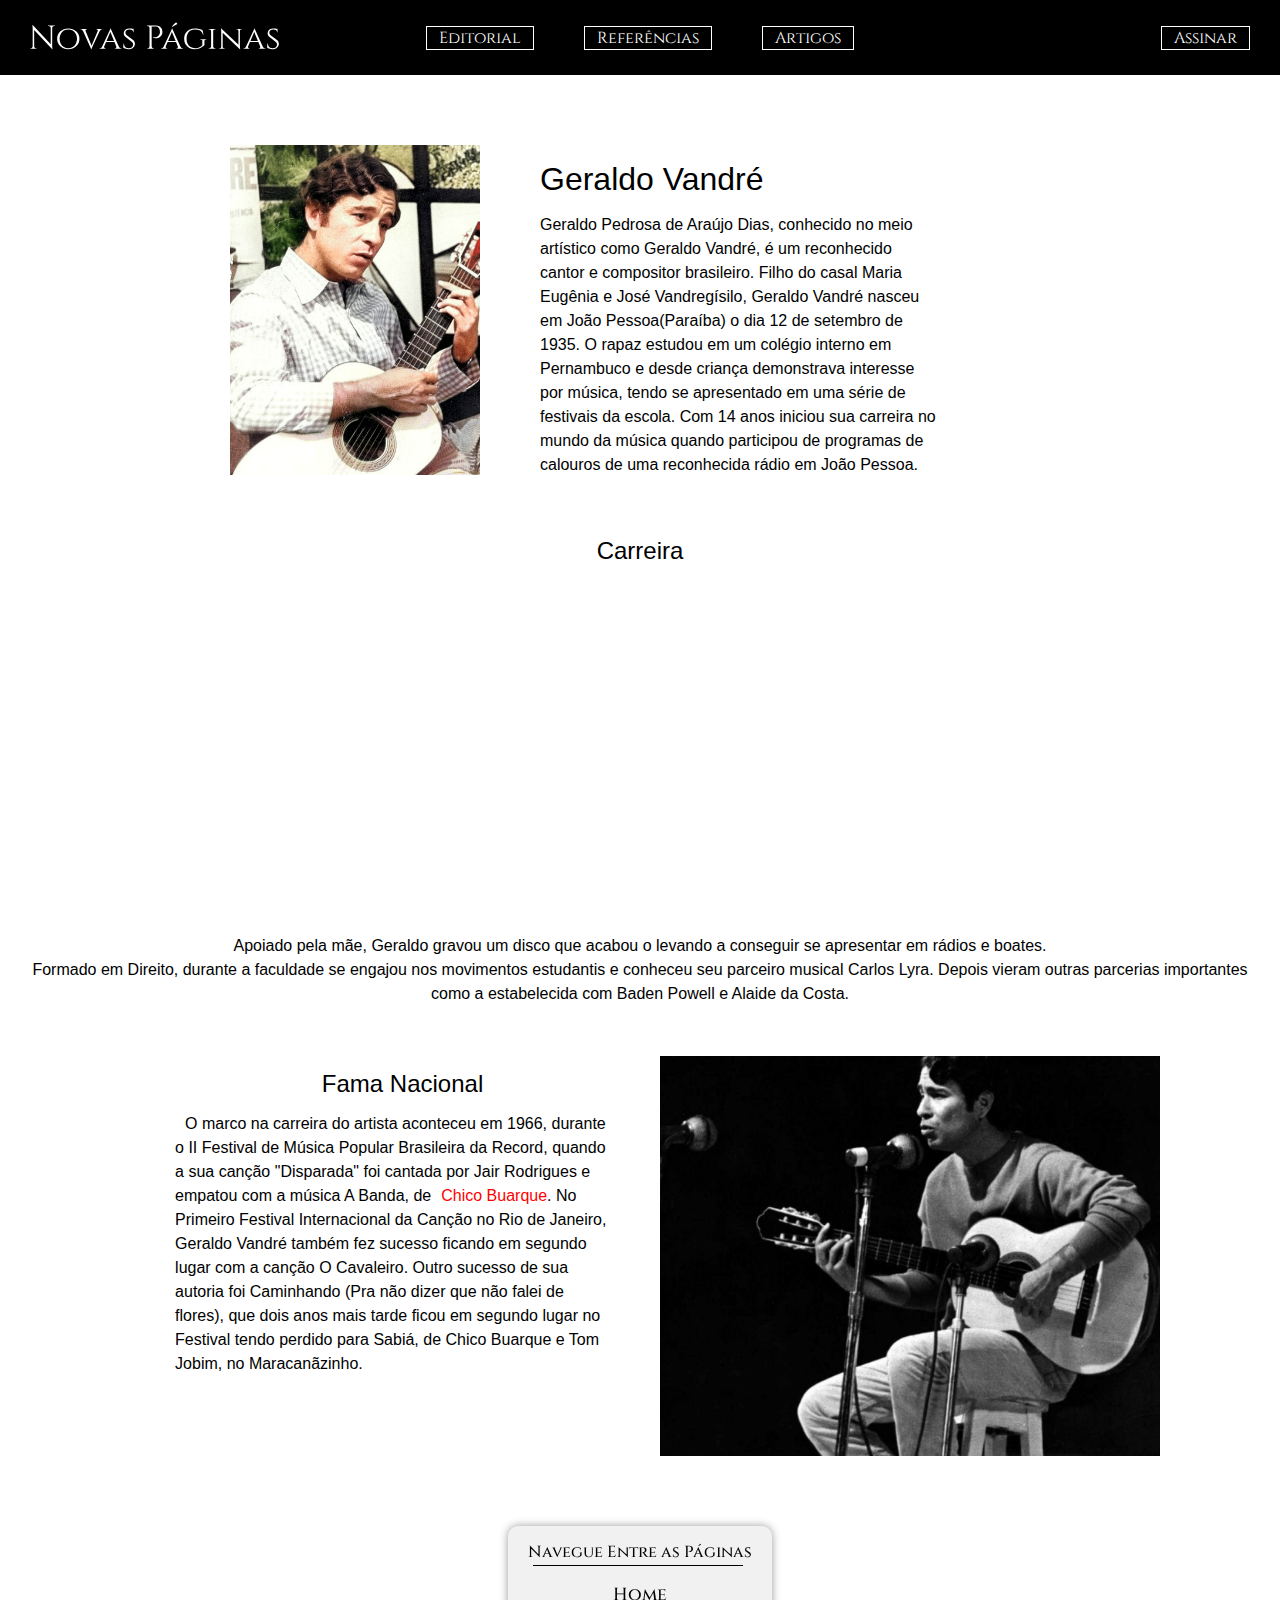
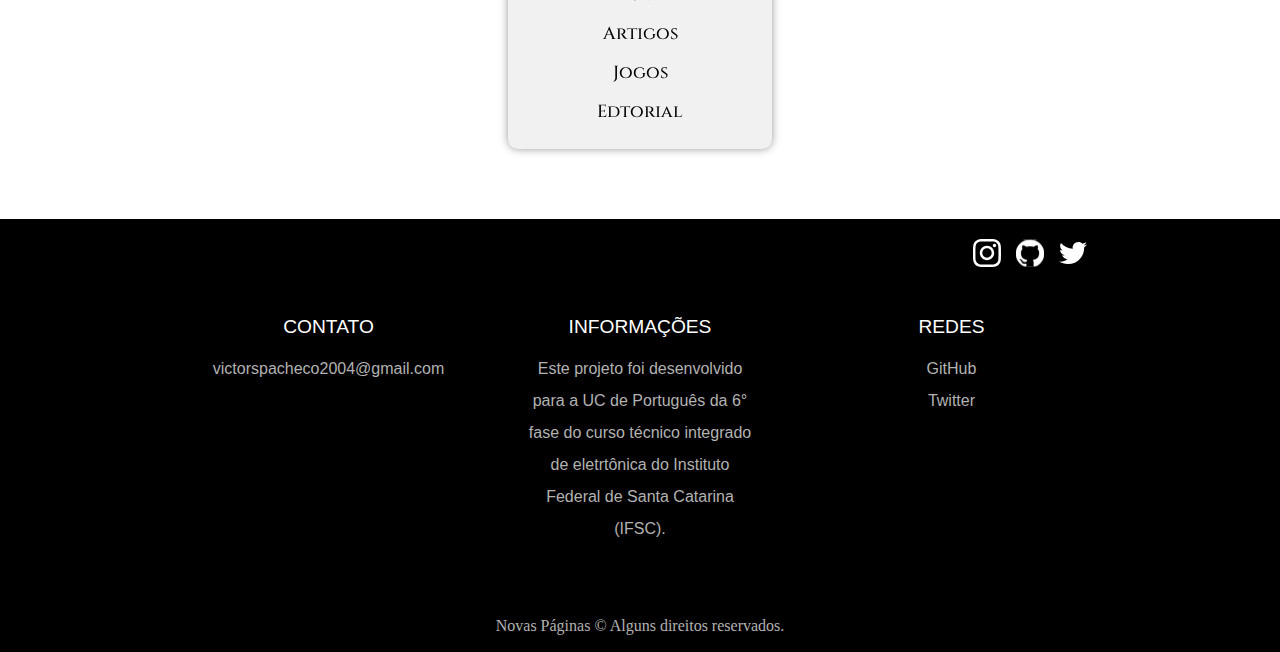
<file: artigos/artigos.html>
<!DOCTYPE html>
<html lang="pt-br">

<head>
    <meta charset="UTF-8">
    <meta http-equiv="X-UA-Compatible" content="IE=edge">
    <meta name="viewport" content="width=device-width, initial-scale=1.0">
    <title>Revista Eletrônica</title>
    <link rel="stylesheet" href="../css/style.css">
    <link rel="preconnect" href="https://fonts.googleapis.com">
    <link rel="preconnect" href="https://fonts.gstatic.com" crossorigin>
    <link
        href="https://fonts.googleapis.com/css2?family=Cinzel+Decorative:wght@700&family=Cinzel:wght@400;500&display=swap"
        rel="stylesheet">
        <link rel="preconnect" href="https://fonts.googleapis.com">
<link rel="preconnect" href="https://fonts.gstatic.com" crossorigin>
<link href="https://fonts.googleapis.com/css2?family=Bodoni+Moda&display=swap" rel="stylesheet">
</head>

<body id="artigos">
    <header class="header-bg">
        <div class="header-logo">
            <a href="../index.html"><img src="../img/header/Novas Páginas.svg" width="249" height="45" alt="Novas Páginas"></a>
        </div>
        <div class="container-links">
            <ul class="header-links">
                <li><a href="../editorial.html">Editorial</a></li>
                <li><a href="../editorial.html#referencias">Referências</a></li>
                <li><a href="../index.html#artigos">Artigos</a></li> 
            </ul>
        </div>
        <div class="header-links assinatura-link">
            <a href="#">Assinar</a>
        </div>
    </header>

    <main class="container">

        <div class="artigo-container">

            <section class="artigo-section">
                <div class="artigo-img">
                    <img id="img1-a1" src="/img/artigos/primeiro-artigo/geraldo-vandre-1img.jpg" width="250" height="300" alt="Geraldo Vadnré">
                </div>

                <div class="artigo-txt">
                    <h1>Geraldo Vandré</h1>
                     <p>Geraldo Pedrosa de Araújo Dias, conhecido no meio artístico como Geraldo Vandré, 
                        é um reconhecido cantor e compositor brasileiro. Filho do casal Maria Eugênia e José Vandregísilo, 
                        Geraldo Vandré nasceu em João Pessoa(Paraíba) 
                        o dia 12 de setembro de 1935. O rapaz estudou em um colégio interno em Pernambuco e desde criança 
                        demonstrava interesse por música, tendo se apresentado em uma série de festivais da escola. 
                        Com 14 anos iniciou sua carreira no mundo da música quando participou de programas de calouros 
                        de uma reconhecida rádio em João Pessoa.</p>
               </div>

            </section>

            <section class="artigo-section">
                <h2>Carreira</h2>
                <div class="artigo-img">
                    <iframe width="560" height="315" src="https://www.youtube.com/embed/wkEGNgib2Yw" title="YouTube video player" frameborder="0" allow="accelerometer; autoplay; clipboard-write; encrypted-media; gyroscope; picture-in-picture; web-share" allowfullscreen></iframe>    
                </div>

                <div class="artigo-txt">
                     <p>
                        Apoiado pela mãe, Geraldo gravou um disco que acabou o levando a conseguir se apresentar em rádios e boates. 
                     </p>
                     <p>
                        Formado em Direito, durante a faculdade se engajou nos movimentos estudantis e conheceu 
                        seu parceiro musical Carlos Lyra. Depois vieram outras parcerias importantes como 
                        a estabelecida com Baden Powell e Alaide da Costa.
                     </p>
               </div>

            </section>

            <section class="artigo-section">
                
                <div class="artigo-txt">
                     <h2>Fama Nacional</h2>
                     <p>
                            O marco na carreira do artista aconteceu em 1966, durante o II Festival de Música Popular 
                            Brasileira da Record, quando a sua canção "Disparada" foi cantada por Jair Rodrigues e 
                            empatou com a música A Banda, de<a class="link-no-txt" href="https://www.youtube.com/watch?v=SSmz9xg4Ks0&pp=ygUHYSBiYW5kYQ%3D%3D" target="_blank" rel="external">Chico Buarque</a>. 
                            No Primeiro Festival Internacional da Canção no Rio de Janeiro, Geraldo Vandré também 
                            fez sucesso ficando em segundo lugar com a canção O Cavaleiro.
                            Outro sucesso de sua autoria foi Caminhando (Pra não dizer que não falei de flores), 
                            que dois anos mais tarde ficou em segundo lugar no Festival tendo perdido para Sabiá, 
                            de Chico Buarque e Tom Jobim, no Maracanãzinho.
                            
                     </p>
               </div>
                <div class="artigo-img">
                        <img id="img2-a1" src="/img/artigos/primeiro-artigo/geraldo-show.jpg" width="500" height="400" alt="Geraldo Vandré show">
                </div>
            </section>

        </div>
    </main>
        
    <div class="navegador-bg">
            <div class="navegador">
                <h4 class="cinzel-500">Navegue Entre as Páginas</h4>
                <nav class="cinzel-500">
                    <ul class="navegador-lista">
                        <li><a href="/index.html">Home</a></li>
                        <li><a href="/index.html#artigos">Artigos</a></li>
                        <li><a href="/jogos.html">Jogos</a></li>
                        <li><a href="/editorial.html">Edtorial</a></li>
                    </ul>
                </nav>
            </div>
    </div>
    

    <footer class="footer-bg">
        <div class="container ">
            <div class="footer-redes">
                <a href="https://www.instagram.com/victtorpachheco/"><img src="../img/icons/footer/instagram.svg"
                        alt="instagram icon" width="28" height="28" ref="external" hreflang="pt-br" target="_blank"></a>

                <a href="https://github.com/VOOTRIC" target="_blank" rel="external"><img
                        src="../img/icons/footer/github.svg" width="28" height="28" alt="github icon"></a>

                <a href="https://twitter.com/vootric" target="_blank" rel="external"><img src="../img/icons/footer/twitter.svg"
                        alt="twitter icon" width="28" height="28"></a>
            </div>
            <div class=" footer-info">
                <div class="footer-infoItem especial">
                    <span>contato</span>
                    <a href="mailto:victorspacheco2004@gmail.com">victorspacheco2004@gmail.com</a>
                    <a class="footer-email" href="mailto:victorspacheco2004@gmail.com">E-mail</a>
                </div>
                <div class="footer-infoItem">
                    <span>informações</span>
                    <p>Este projeto foi desenvolvido para a UC de Português da 6° fase do curso técnico integrado de eletrtônica do Instituto Federal de Santa Catarina (IFSC).</p>
                </div>
                <div class="footer-infoItem">
                    <span>redes</span>
                    <a href="https://github.com/VOOTRIC" rel="external" target="_blank">GitHub</a>
                    <a href="https://twitter.com/vootric" rel="external" target="_blank">Twitter</a>
                </div>
            </div>
            <span>Novas Páginas © Alguns direitos reservados.</span>
        </div>
    </footer>

</body>

</html>
</file>
<file: css/style.css>
/* GLOBAL */
@import "global.css";


/* HOME */
@import "home/intro.css";
@import "home/guia.css";
@import "home/artigos.css";

/* EDITORIAL */
@import "editorial-pag.css/editorial.css";
@import "editorial-pag.css/ref.css";

/* ARTIGOS */
@import "artigos.css/artigos.css";


/* UTILITÁRIOS */
@import "utilitários/header.css";
@import "utilitários/container.css";
@import "utilitários/tipografia.css";
@import "utilitários/footer.css";
@import "utilitários/navegador.css";

/* JOGOS */
@import "jogos/jogos.css";
@import "jogos/respostas.css";
</file>
